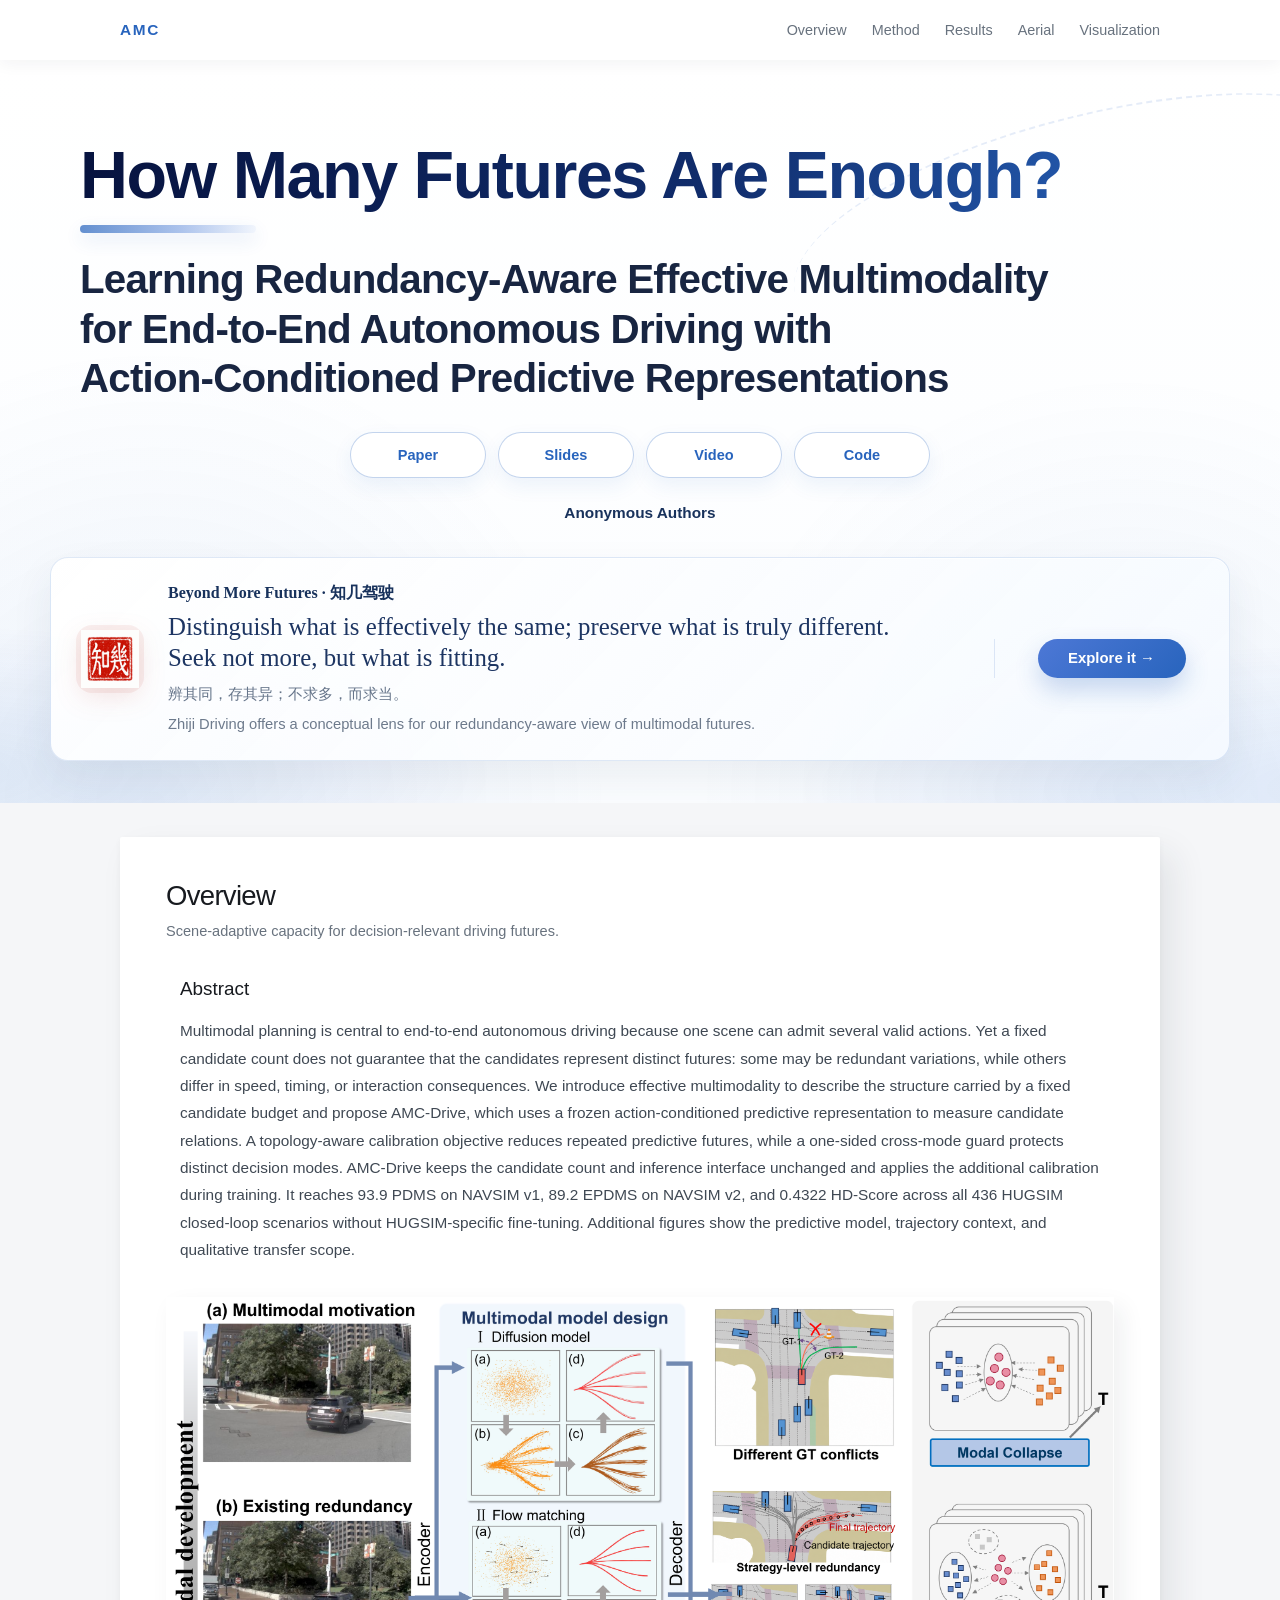
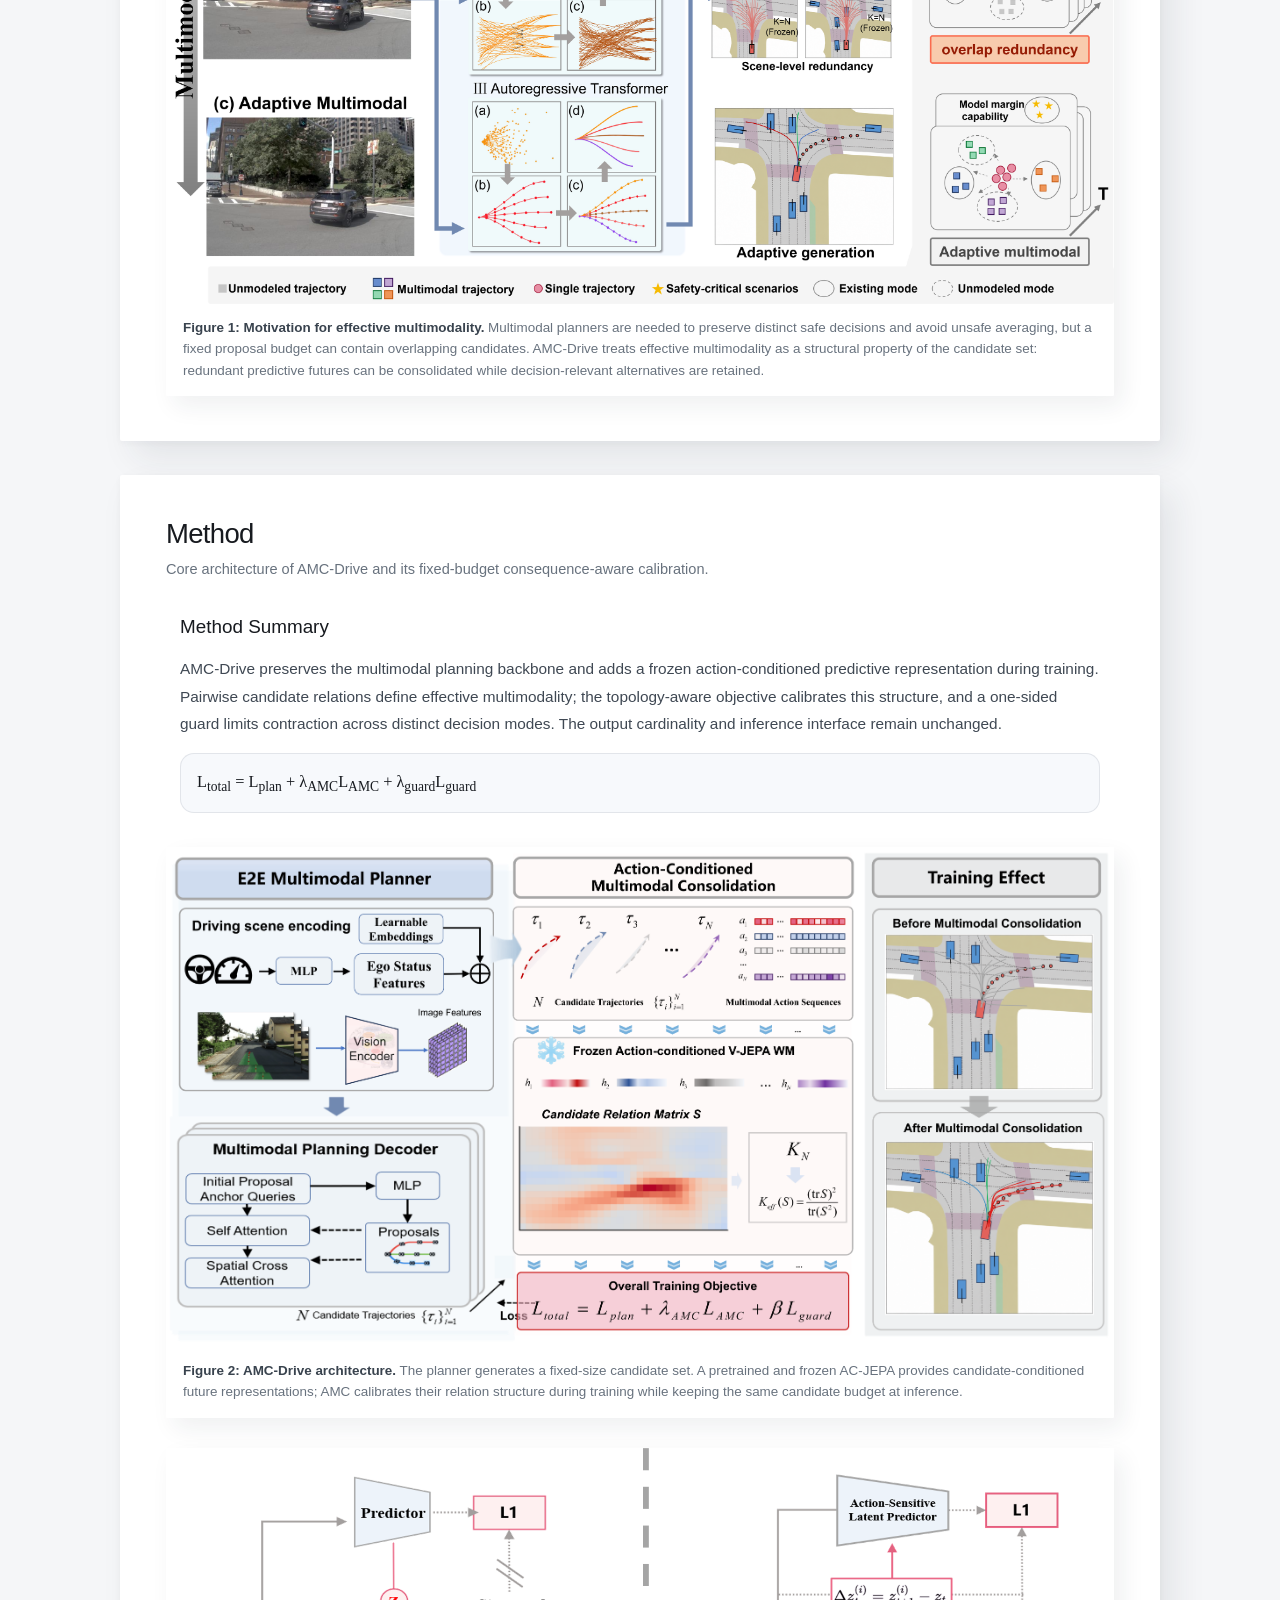
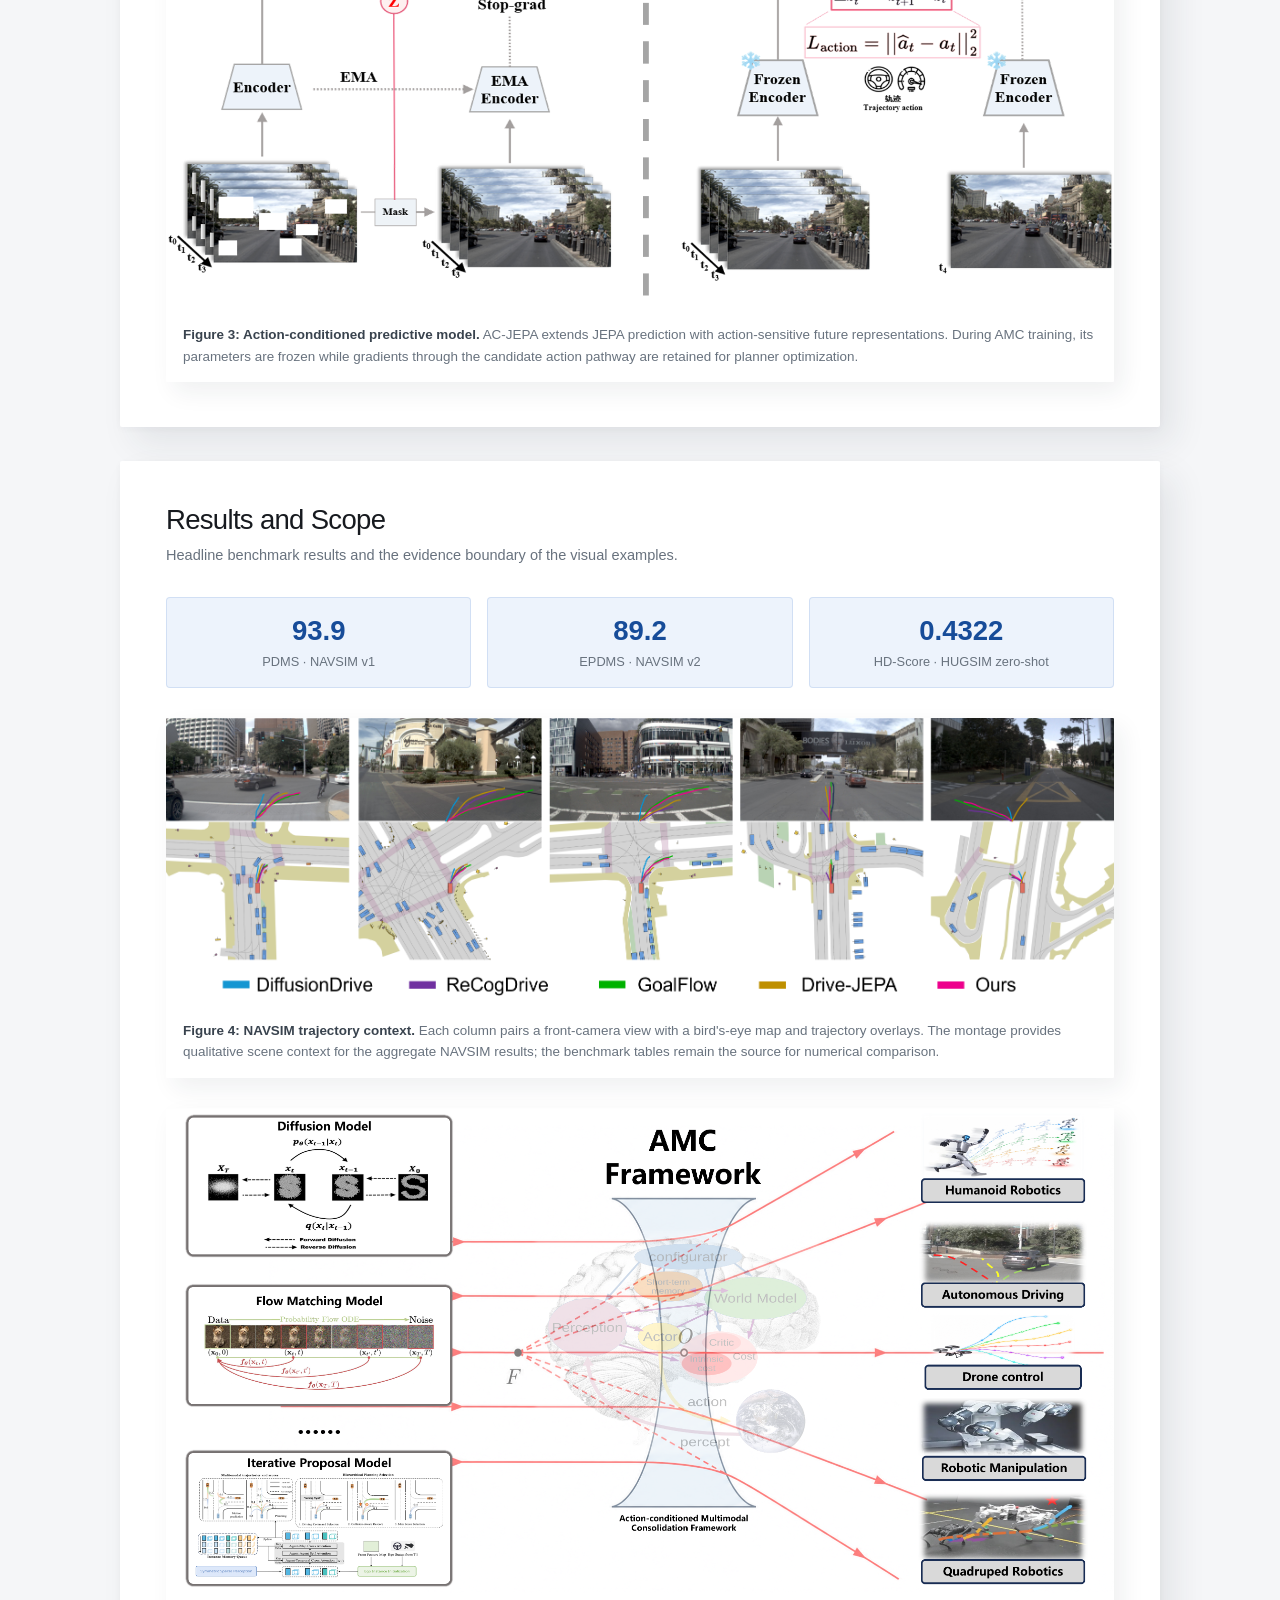
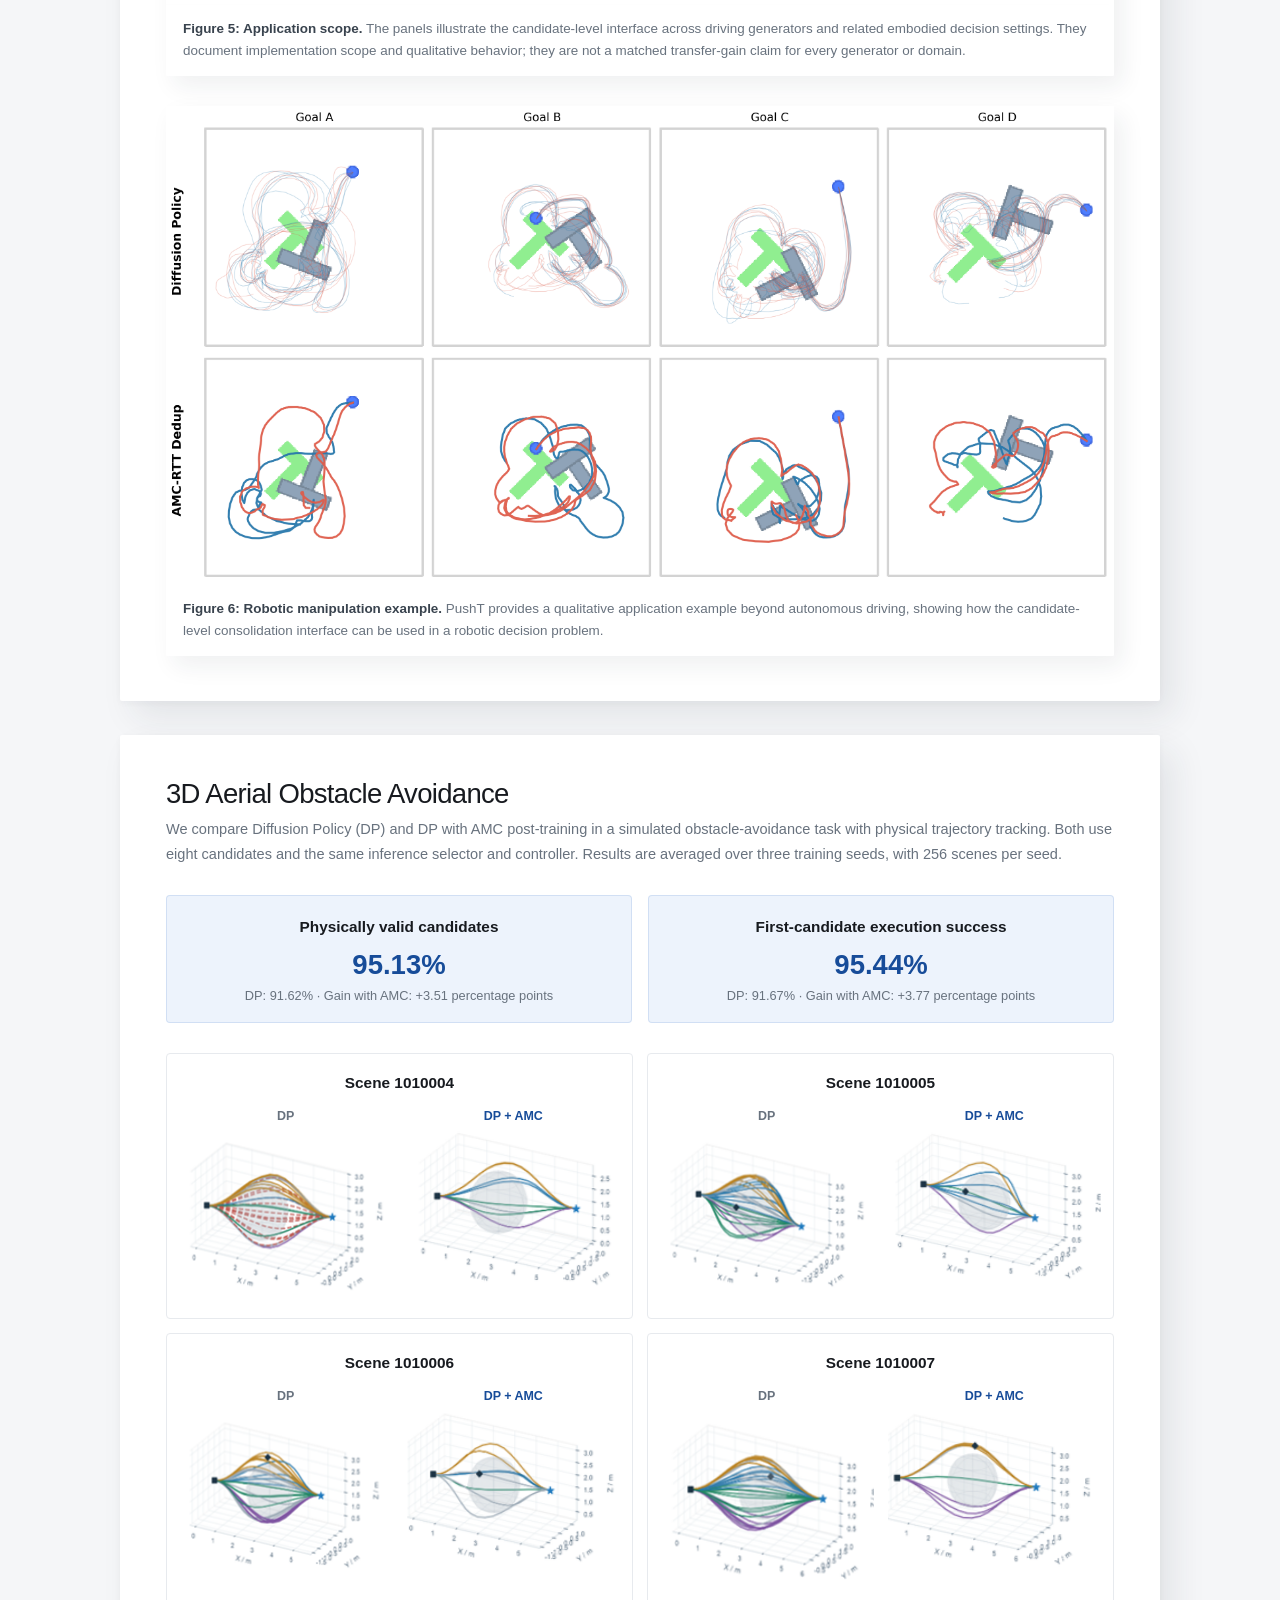
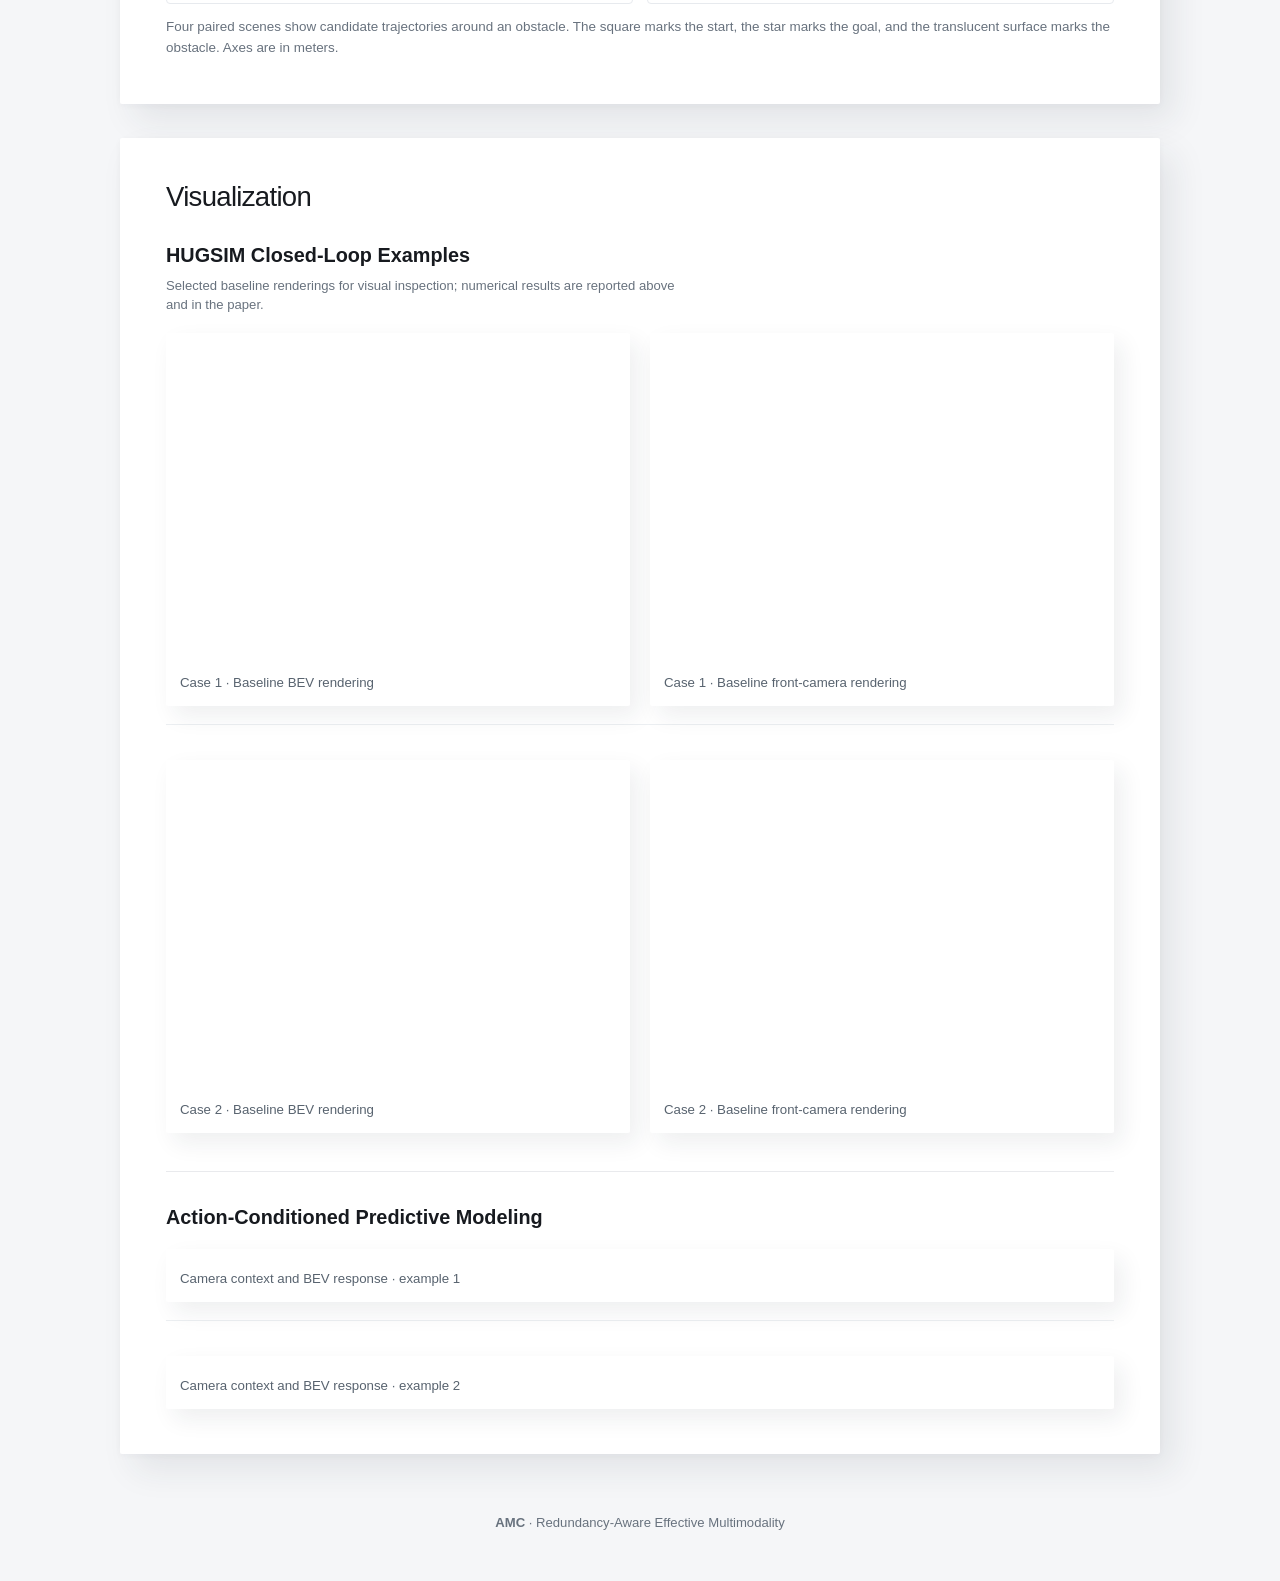
<file: docs/index.html>
<!doctype html>
<html lang="en">
<head>
  <meta charset="utf-8">
  <meta name="viewport" content="width=device-width, initial-scale=1">
  <meta name="description" content="AMC: Learning redundancy-aware effective multimodality for end-to-end autonomous driving with action-conditioned predictive representations.">
  <meta name="theme-color" content="#f5f6f8">
  <title>AMC | Redundancy-Aware Effective Multimodality</title>
  <link rel="icon" href="./assets/images/favicon.svg" type="image/svg+xml">
  <link rel="stylesheet" href="./assets/css/style.css?v=20260715-5">
  <style>
    .method-summary p { margin-bottom: 0.9rem; }
    .formula-box {
      margin-top: 1rem;
      padding: 0.9rem 1rem;
      border-radius: 14px;
      border: 1px solid rgba(40, 55, 80, 0.10);
      background: #f7f9fc;
      font-size: 1.02rem;
      line-height: 1.5;
      overflow-x: auto;
    }
    .formula-box code {
      font-family: "Times New Roman", Georgia, serif;
      font-size: 1.02rem;
      white-space: nowrap;
    }

    /* Visualization layout */
    .visualization-subsection {
      margin-top: 1.25rem;
    }

    .visualization-subsection + .visualization-subsection {
      margin-top: 2.4rem;
      padding-top: 2rem;
      border-top: 1px solid rgba(40, 55, 80, 0.10);
    }

    .visualization-subsection-heading {
      margin-bottom: 1.1rem;
    }

    .visualization-subsection-heading h3 {
      margin: 0;
      font-size: 1.24rem;
      font-weight: 700;
      line-height: 1.35;
    }

    .visualization-subsection .demo-category {
      margin-top: 1.1rem;
    }

    .visualization-subsection .demo-item {
      display: flex;
      flex-direction: column;
      min-width: 0;
    }

    /* HUGSIM pairs: BEV and front camera keep the same displayed height. */
    .hugsim-visualization .demo-item img {
      display: block;
      width: 100%;
      height: clamp(230px, 28vw, 320px);
      object-fit: contain;
      object-position: center;
      background: #ffffff;
    }

    /* World-model GIFs: one wide visualization per row, preserving aspect ratio. */
    .world-model-visualization .demo-grid {
      grid-template-columns: 1fr;
    }

    .world-model-visualization .demo-item img {
      display: block;
      width: 100%;
      height: auto;
      max-height: 560px;
      object-fit: contain;
      object-position: center;
      background: #ffffff;
    }

    @media (max-width: 720px) {
      .hugsim-visualization .demo-item img {
        height: 250px;
      }

      .world-model-visualization .demo-item img {
        max-height: none;
      }
    }
  </style>
</head>
<body>
  <header class="site-header">
    <div class="nav-container">
      <a class="brand" href="#top" aria-label="Back to top">AMC</a>
      <nav class="nav-links" aria-label="Page navigation">
        <a href="#overview">Overview</a>
        <a href="#method">Method</a>
        <a href="#results">Results</a>
        <a href="#aerial">Aerial</a>
        <a href="#demos">Visualization</a>
      </nav>
    </div>
  </header>

  <main id="top">
    <section class="hero-panel">
      <div class="hero-inner">
        <h1 class="hero-title">
          <span class="hero-question">How Many Futures Are Enough?</span>
          <span class="hero-title-main">
            Learning Redundancy-Aware Effective Multimodality<br>
            for End-to-End Autonomous Driving with<br>
            Action-Conditioned Predictive Representations
          </span>
        </h1>
        <div class="resource-buttons" aria-label="Project resources">
          <a class="resource-button" href="./assets/paper/main.pdf" target="_blank" rel="noopener">Paper</a>
          <a class="resource-button" href="./assets/slides.pdf" target="_blank" rel="noopener">Slides</a>
          <details class="video-menu">
            <summary class="resource-button video-menu-toggle">Video</summary>
            <div class="video-menu-options" aria-label="Video language options">
              <a href="./video.html?lang=zh">Video · 中文</a>
              <a href="./video.html?lang=en">Video · English</a>
            </div>
          </details>
          <!-- Navigate in the current tab so the repository UI does not inherit the Pages sandbox. -->
          <a class="resource-button" href="https://anonymous.4open.science/r/AMC-Drive-1C39/README.md">Code</a>
        </div>
        <p class="authors">Anonymous Authors</p>

        <div class="concept-card" aria-labelledby="zhiji-concept-title">
          <div class="concept-seal" aria-hidden="true">
            <img src="./assets/zhiji/zhiji-seal.png" alt="">
          </div>
          <div class="concept-copy">
            <p class="concept-heading" id="zhiji-concept-title">Beyond More Futures · 知几驾驶</p>
            <p class="concept-quote">
              Distinguish what is effectively the same; preserve what is truly different.<br>
              Seek not more, but what is fitting.
            </p>
            <p class="concept-cn">辨其同，存其异；不求多，而求当。</p>
            <p class="concept-description">
              Zhiji Driving offers a conceptual lens for our redundancy-aware view of multimodal futures.
            </p>
          </div>
          <div class="concept-action">
            <a class="concept-button" href="./zhiji.html" target="_blank" rel="noopener">Explore it →</a>
          </div>
        </div>
      </div>
    </section>

    <div class="page-container">
      <section class="content-panel" id="overview">
        <div class="section-heading">
          <h2>Overview</h2>
          <p>Scene-adaptive capacity for decision-relevant driving futures.</p>
        </div>
        <div class="abstract-block">
          <h3>Abstract</h3>
          <p>
            Multimodal planning is central to end-to-end autonomous driving
            because one scene can admit several valid actions. Yet a fixed
            candidate count does not guarantee that the candidates represent
            distinct futures: some may be redundant variations, while others
            differ in speed, timing, or interaction consequences. We introduce
            effective multimodality to describe the structure carried by a
            fixed candidate budget and propose AMC-Drive, which uses a frozen
            action-conditioned predictive representation to measure candidate
            relations. A topology-aware calibration objective reduces repeated
            predictive futures, while a one-sided cross-mode guard protects
            distinct decision modes. AMC-Drive keeps the candidate count and
            inference interface unchanged and applies the additional
            calibration during training. It reaches 93.9 PDMS on NAVSIM v1,
            89.2 EPDMS on NAVSIM v2, and 0.4322 HD-Score across all 436 HUGSIM
            closed-loop scenarios without HUGSIM-specific fine-tuning.
            Additional figures show the predictive model, trajectory context,
            and qualitative transfer scope.
        </p>
      </div>
      <figure class="main-figure">
        <img src="./assets/figures/effective_multimodality_motivation.png" alt="Motivation for effective multimodality">
        <figcaption>
          <strong>Figure 1: Motivation for effective multimodality.</strong>
          Multimodal planners are needed to preserve distinct safe decisions
          and avoid unsafe averaging, but a fixed proposal budget can contain
          overlapping candidates. AMC-Drive treats effective multimodality as
          a structural property of the candidate set: redundant predictive
          futures can be consolidated while decision-relevant alternatives are
          retained.
        </figcaption>
      </figure>
    </section>

      <section class="content-panel" id="method">
      <div class="section-heading">
        <h2>Method</h2>
        <p>Core architecture of AMC-Drive and its fixed-budget consequence-aware calibration.</p>
      </div>
      <div class="abstract-block method-summary">
        <h3>Method Summary</h3>
        <p>
          AMC-Drive preserves the multimodal planning backbone and adds a
          frozen action-conditioned predictive representation during training.
          Pairwise candidate relations define effective multimodality; the
          topology-aware objective calibrates this structure, and a one-sided
          guard limits contraction across distinct decision modes. The output
          cardinality and inference interface remain unchanged.
        </p>
        <div class="formula-box">
          <code>L<sub>total</sub> = L<sub>plan</sub> + λ<sub>AMC</sub>L<sub>AMC</sub> + λ<sub>guard</sub>L<sub>guard</sub></code>
        </div>
      </div>
      <figure class="main-figure">
        <img src="./assets/figures/amc_drive_method_architecture.png" alt="AMC-Drive method architecture">
        <figcaption>
          <strong>Figure 2: AMC-Drive architecture.</strong>
          The planner generates a fixed-size candidate set. A pretrained and
          frozen AC-JEPA provides candidate-conditioned future representations;
          AMC calibrates their relation structure during training while keeping
          the same candidate budget at inference.
        </figcaption>
      </figure>
      <figure class="main-figure">
        <img src="./assets/figures/2_AC_JEPA.png" alt="Action-conditioned predictive model">
        <figcaption>
          <strong>Figure 3: Action-conditioned predictive model.</strong>
          AC-JEPA extends JEPA prediction with action-sensitive future
          representations. During AMC training, its parameters are frozen while
          gradients through the candidate action pathway are retained for
          planner optimization.
        </figcaption>
      </figure>
    </section>

      <section class="content-panel" id="results">
      <div class="section-heading">
        <h2>Results and Scope</h2>
        <p>Headline benchmark results and the evidence boundary of the visual examples.</p>
      </div>
      <div class="result-cards" aria-label="Headline results">
        <div class="result-card">
          <strong>93.9</strong>
          <span>PDMS · NAVSIM v1</span>
        </div>
        <div class="result-card">
          <strong>89.2</strong>
          <span>EPDMS · NAVSIM v2</span>
        </div>
        <div class="result-card">
          <strong>0.4322</strong>
          <span>HD-Score · HUGSIM zero-shot</span>
        </div>
      </div>
      <figure class="main-figure">
        <img src="./assets/figures/3_performance.png" alt="NAVSIM trajectory context comparison">
        <figcaption>
          <strong>Figure 4: NAVSIM trajectory context.</strong>
          Each column pairs a front-camera view with a bird's-eye map and
          trajectory overlays. The montage provides qualitative scene context
          for the aggregate NAVSIM results; the benchmark tables remain the
          source for numerical comparison.
        </figcaption>
      </figure>
      <figure class="main-figure">
        <img src="./assets/figures/5_feture_applications.png" alt="Cross-generator and cross-domain application scope">
        <figcaption>
          <strong>Figure 5: Application scope.</strong>
          The panels illustrate the candidate-level interface across driving
          generators and related embodied decision settings. They document
          implementation scope and qualitative behavior; they are not a
          matched transfer-gain claim for every generator or domain.
        </figcaption>
      </figure>
      <figure class="main-figure">
        <img src="./assets/figures/4_application_in_robo.png" alt="AMC application in robotic manipulation">
        <figcaption>
          <strong>Figure 6: Robotic manipulation example.</strong>
          PushT provides a qualitative application example beyond autonomous
          driving, showing how the candidate-level consolidation interface can
          be used in a robotic decision problem.
        </figcaption>
      </figure>
    </section>

    <section class="content-panel" id="aerial" aria-labelledby="aerial-title">
      <div class="section-heading">
        <h2 id="aerial-title">3D Aerial Obstacle Avoidance</h2>
        <p>We compare Diffusion Policy (DP) and DP with AMC post-training in a
          simulated obstacle-avoidance task with physical trajectory tracking.
          Both use eight candidates and the same inference selector and controller.
          Results are averaged over three training seeds, with 256 scenes per seed.</p>
      </div>

      <div class="result-cards aerial-results">
        <div class="result-card">
          <h3>Physically valid candidates</h3>
          <strong>95.13%</strong>
          <span>DP: 91.62% · Gain with AMC: +3.51 percentage points</span>
        </div>
        <div class="result-card">
          <h3>First-candidate execution success</h3>
          <strong>95.44%</strong>
          <span>DP: 91.67% · Gain with AMC: +3.77 percentage points</span>
        </div>
      </div>

      <figure class="aerial-comparison">
        <div class="aerial-scenes">
          <div class="aerial-scene">
            <h3>Scene 1010004</h3>
            <div class="aerial-pair">
              <div>
                <p>DP</p>
                <div class="aerial-plot" style="--x: 24; --w: 209">
                  <img src="./assets/figures/aerial_trajectories.png" alt="DP trajectories in scene 1010004" loading="lazy">
                </div>
              </div>
              <div>
                <p>DP + AMC</p>
                <div class="aerial-plot aerial-plot-amc" style="--x: 40; --w: 186">
                  <img src="./assets/figures/aerial_trajectories.png" alt="DP with AMC trajectories in scene 1010004" loading="lazy">
                </div>
              </div>
            </div>
          </div>
          <div class="aerial-scene">
            <h3>Scene 1010005</h3>
            <div class="aerial-pair">
              <div>
                <p>DP</p>
                <div class="aerial-plot" style="--x: 244; --w: 210">
                  <img src="./assets/figures/aerial_trajectories.png" alt="DP trajectories in scene 1010005" loading="lazy">
                </div>
              </div>
              <div>
                <p>DP + AMC</p>
                <div class="aerial-plot aerial-plot-amc" style="--x: 257; --w: 192">
                  <img src="./assets/figures/aerial_trajectories.png" alt="DP with AMC trajectories in scene 1010005" loading="lazy">
                </div>
              </div>
            </div>
          </div>
          <div class="aerial-scene">
            <h3>Scene 1010006</h3>
            <div class="aerial-pair">
              <div>
                <p>DP</p>
                <div class="aerial-plot" style="--x: 464; --w: 212">
                  <img src="./assets/figures/aerial_trajectories.png" alt="DP trajectories in scene 1010006" loading="lazy">
                </div>
              </div>
              <div>
                <p>DP + AMC</p>
                <div class="aerial-plot aerial-plot-amc" style="--x: 478; --w: 191">
                  <img src="./assets/figures/aerial_trajectories.png" alt="DP with AMC trajectories in scene 1010006" loading="lazy">
                </div>
              </div>
            </div>
          </div>
          <div class="aerial-scene">
            <h3>Scene 1010007</h3>
            <div class="aerial-pair">
              <div>
                <p>DP</p>
                <div class="aerial-plot" style="--x: 682; --w: 197">
                  <img src="./assets/figures/aerial_trajectories.png" alt="DP trajectories in scene 1010007" loading="lazy">
                </div>
              </div>
              <div>
                <p>DP + AMC</p>
                <div class="aerial-plot aerial-plot-amc" style="--x: 699; --w: 187">
                  <img src="./assets/figures/aerial_trajectories.png" alt="DP with AMC trajectories in scene 1010007" loading="lazy">
                </div>
              </div>
            </div>
          </div>
        </div>
        <figcaption>Four paired scenes show candidate trajectories around an obstacle.
          The square marks the start, the star marks the goal, and the translucent
          surface marks the obstacle. Axes are in meters.</figcaption>
      </figure>
    </section>

      <section class="content-panel" id="demos">
      <div class="section-heading">
        <h2>Visualization</h2>
      </div>

      <div class="visualization-subsection hugsim-visualization">
        <div class="visualization-subsection-heading">
          <h3>HUGSIM Closed-Loop Examples</h3>
          <p class="visualization-note">Selected baseline renderings for visual inspection; numerical results are reported above and in the paper.</p>
        </div>

        <div class="demo-category">
          <div class="demo-grid">
            <figure class="demo-item">
              <img src="./assets/gifs/case01_baseline_bev.gif" alt="Case 1 baseline BEV" loading="lazy">
              <figcaption>Case 1 · Baseline BEV rendering</figcaption>
            </figure>
            <figure class="demo-item">
              <img src="./assets/gifs/case01_baseline_front.gif" alt="Case 1 baseline front view" loading="lazy">
              <figcaption>Case 1 · Baseline front-camera rendering</figcaption>
            </figure>
          </div>
        </div>

        <div class="demo-category">
          <div class="demo-grid">
            <figure class="demo-item">
              <img src="./assets/gifs/case02_baseline_bev.gif" alt="Case 2 baseline BEV" loading="lazy">
              <figcaption>Case 2 · Baseline BEV rendering</figcaption>
            </figure>
            <figure class="demo-item">
              <img src="./assets/gifs/case02_baseline_front.gif" alt="Case 2 baseline front view" loading="lazy">
              <figcaption>Case 2 · Baseline front-camera rendering</figcaption>
            </figure>
          </div>
        </div>
      </div>

      <div class="visualization-subsection world-model-visualization">
        <div class="visualization-subsection-heading">
          <h3>Action-Conditioned Predictive Modeling</h3>
        </div>

        <div class="demo-category">
          <div class="demo-grid">
            <figure class="demo-item">
              <img src="./assets/gifs/action_conditioned_world_model_01.gif" alt="Action-conditioned world model training visualization 01" loading="lazy">
              <figcaption>Camera context and BEV response · example 1</figcaption>
            </figure>
          </div>
        </div>

        <div class="demo-category">
          <div class="demo-grid">
            <figure class="demo-item">
              <img src="./assets/gifs/action_conditioned_world_model_02.gif" alt="Action-conditioned world model training visualization 02" loading="lazy">
              <figcaption>Camera context and BEV response · example 2</figcaption>
            </figure>
          </div>
        </div>
      </div>
      </section>
    </div>
  </main>

  <footer class="footer">
    <p><strong>AMC</strong> · Redundancy-Aware Effective Multimodality</p>
  </footer>
</body>
</html>
</file>
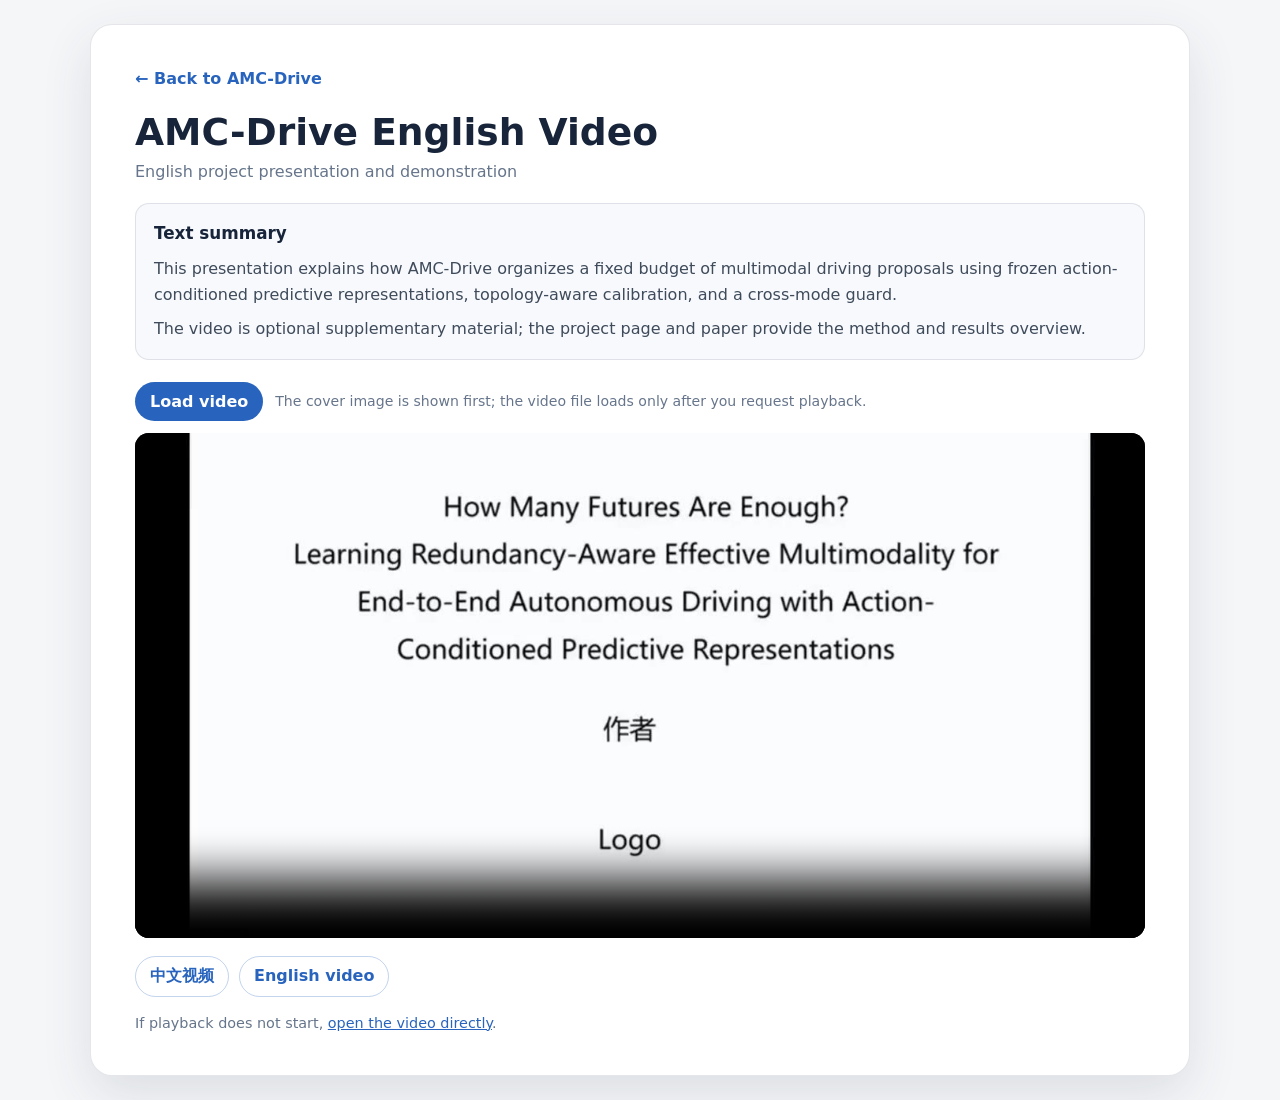
<file: docs/video.html>
<!doctype html>
<html lang="en">
<head>
  <meta charset="utf-8">
  <meta name="viewport" content="width=device-width, initial-scale=1">
  <meta name="description" content="AMC-Drive project videos">
  <title>AMC-Drive Videos</title>
  <style>
    :root {
      color-scheme: light;
      font-family: system-ui, -apple-system, BlinkMacSystemFont, "Segoe UI", sans-serif;
      color: #17243a;
      background: #f5f6f8;
    }
    body {
      margin: 0;
      min-height: 100vh;
      display: grid;
      place-items: center;
      padding: 24px;
      box-sizing: border-box;
    }
    .video-page {
      width: min(1100px, 100%);
      padding: clamp(22px, 4vw, 44px);
      border: 1px solid rgba(40, 55, 80, 0.12);
      border-radius: 22px;
      background: #ffffff;
      box-shadow: 0 18px 50px rgba(40, 55, 80, 0.12);
      box-sizing: border-box;
    }
    .back-link {
      color: #2864bd;
      font-weight: 700;
      text-decoration: none;
    }
    h1 {
      margin: 22px 0 8px;
      font-size: clamp(1.55rem, 3vw, 2.35rem);
    }
    .subtitle {
      margin: 0 0 22px;
      color: #66758b;
    }
    .text-summary {
      margin: 0 0 22px;
      padding: 16px 18px;
      border: 1px solid rgba(40, 55, 80, 0.12);
      border-radius: 14px;
      background: #f7f9fc;
      color: #3f4b5b;
      line-height: 1.65;
    }
    .text-summary h2 {
      margin: 0 0 8px;
      color: #17243a;
      font-size: 1.05rem;
    }
    .text-summary p { margin: 0 0 8px; }
    .text-summary p:last-child { margin-bottom: 0; }
    .video-load-row {
      display: flex;
      flex-wrap: wrap;
      align-items: center;
      gap: 12px;
      margin: 0 0 12px;
    }
    .load-video-button {
      padding: 10px 15px;
      border: 0;
      border-radius: 999px;
      background: #2864bd;
      color: #fff;
      font: inherit;
      font-weight: 700;
      cursor: pointer;
    }
    .load-video-button:hover,
    .load-video-button:focus-visible { background: #174c99; }
    .video-note {
      margin: 0;
      color: #66758b;
      font-size: 0.88rem;
    }
    video {
      display: block;
      width: 100%;
      max-height: 72vh;
      border-radius: 14px;
      background: #0d1524;
    }
    .language-links {
      display: flex;
      flex-wrap: wrap;
      gap: 10px;
      margin-top: 18px;
    }
    .language-links a {
      padding: 9px 14px;
      border: 1px solid rgba(40, 100, 189, 0.28);
      border-radius: 999px;
      color: #2864bd;
      font-weight: 700;
      text-decoration: none;
    }
    .language-links a:hover,
    .language-links a:focus-visible {
      background: rgba(40, 100, 189, 0.08);
    }
    .fallback {
      margin: 18px 0 0;
      color: #66758b;
      font-size: 0.9rem;
    }
    .fallback a { color: #2864bd; }
  </style>
</head>
<body>
  <main class="video-page">
    <a class="back-link" href="./index.html">← Back to AMC-Drive</a>
    <h1 id="video-title">AMC-Drive Video</h1>
    <p class="subtitle" id="video-subtitle">Select a language to play the project video.</p>
    <section class="text-summary" aria-labelledby="summary-title">
      <h2 id="summary-title">Text summary</h2>
      <p id="video-summary"></p>
      <p id="video-summary-note"></p>
    </section>
    <div class="video-load-row">
      <button class="load-video-button" id="load-video" type="button">Load video</button>
      <p class="video-note">The cover image is shown first; the video file loads only after you request playback.</p>
    </div>
    <video id="project-video" controls playsinline preload="none" poster="./assets/gifs/project_video_poster.jpg">
      <p>Your browser does not support HTML5 video.</p>
    </video>
    <nav class="language-links" aria-label="Video language options">
      <a href="./video.html?lang=zh">中文视频</a>
      <a href="./video.html?lang=en">English video</a>
    </nav>
    <p class="fallback">If playback does not start, <a id="fallback-link" href="">open the video directly</a>.</p>
  </main>
  <script>
    const videos = {
      zh: {
        title: 'AMC-Drive 中文视频',
        subtitle: '中文讲解与项目演示',
        src: './assets/gifs/project_video_zh_web.mp4',
        summary: '本视频介绍 AMC-Drive 如何利用冻结的动作条件预测表征、拓扑感知校准和跨模态防护机制，组织固定预算下的多模态驾驶候选。',
        note: '视频是可选补充材料；页面正文和论文已提供方法与结果概览。'
      },
      en: {
        title: 'AMC-Drive English Video',
        subtitle: 'English project presentation and demonstration',
        src: './assets/gifs/project_video_en_web.mp4',
        summary: 'This presentation explains how AMC-Drive organizes a fixed budget of multimodal driving proposals using frozen action-conditioned predictive representations, topology-aware calibration, and a cross-mode guard.',
        note: 'The video is optional supplementary material; the project page and paper provide the method and results overview.'
      }
    };
    const key = new URLSearchParams(window.location.search).get('lang') === 'zh' ? 'zh' : 'en';
    const video = videos[key];
    document.documentElement.lang = key === 'zh' ? 'zh-CN' : 'en';
    document.title = video.title;
    document.getElementById('video-title').textContent = video.title;
    document.getElementById('video-subtitle').textContent = video.subtitle;
    document.getElementById('video-summary').textContent = video.summary;
    document.getElementById('video-summary-note').textContent = video.note;
    const player = document.getElementById('project-video');
    const loadButton = document.getElementById('load-video');
    loadButton.addEventListener('click', () => {
      if (!player.querySelector('source')) {
        player.insertAdjacentHTML('beforeend', `<source src="${video.src}" type="video/mp4">`);
      }
      loadButton.hidden = true;
      player.load();
      player.play().catch(() => {});
    });
    document.getElementById('fallback-link').href = video.src;
  </script>
</body>
</html>
</file>
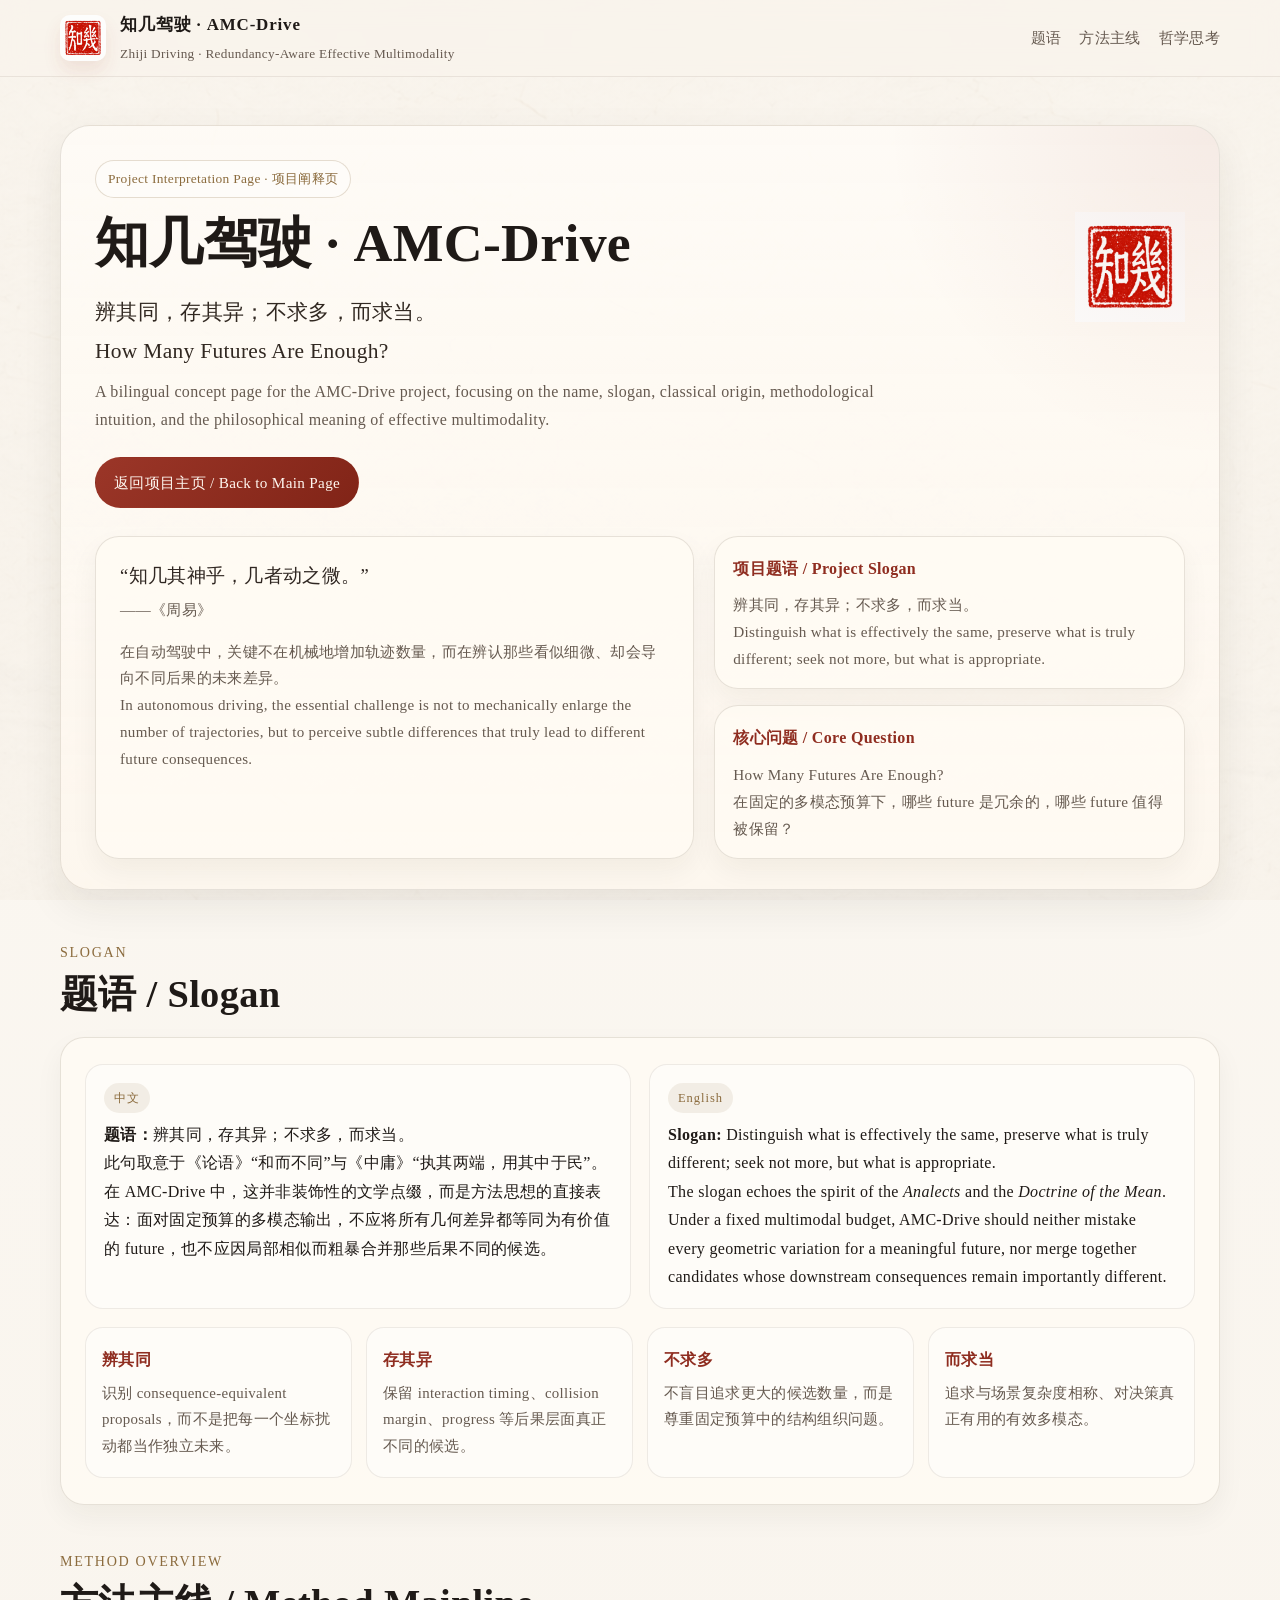
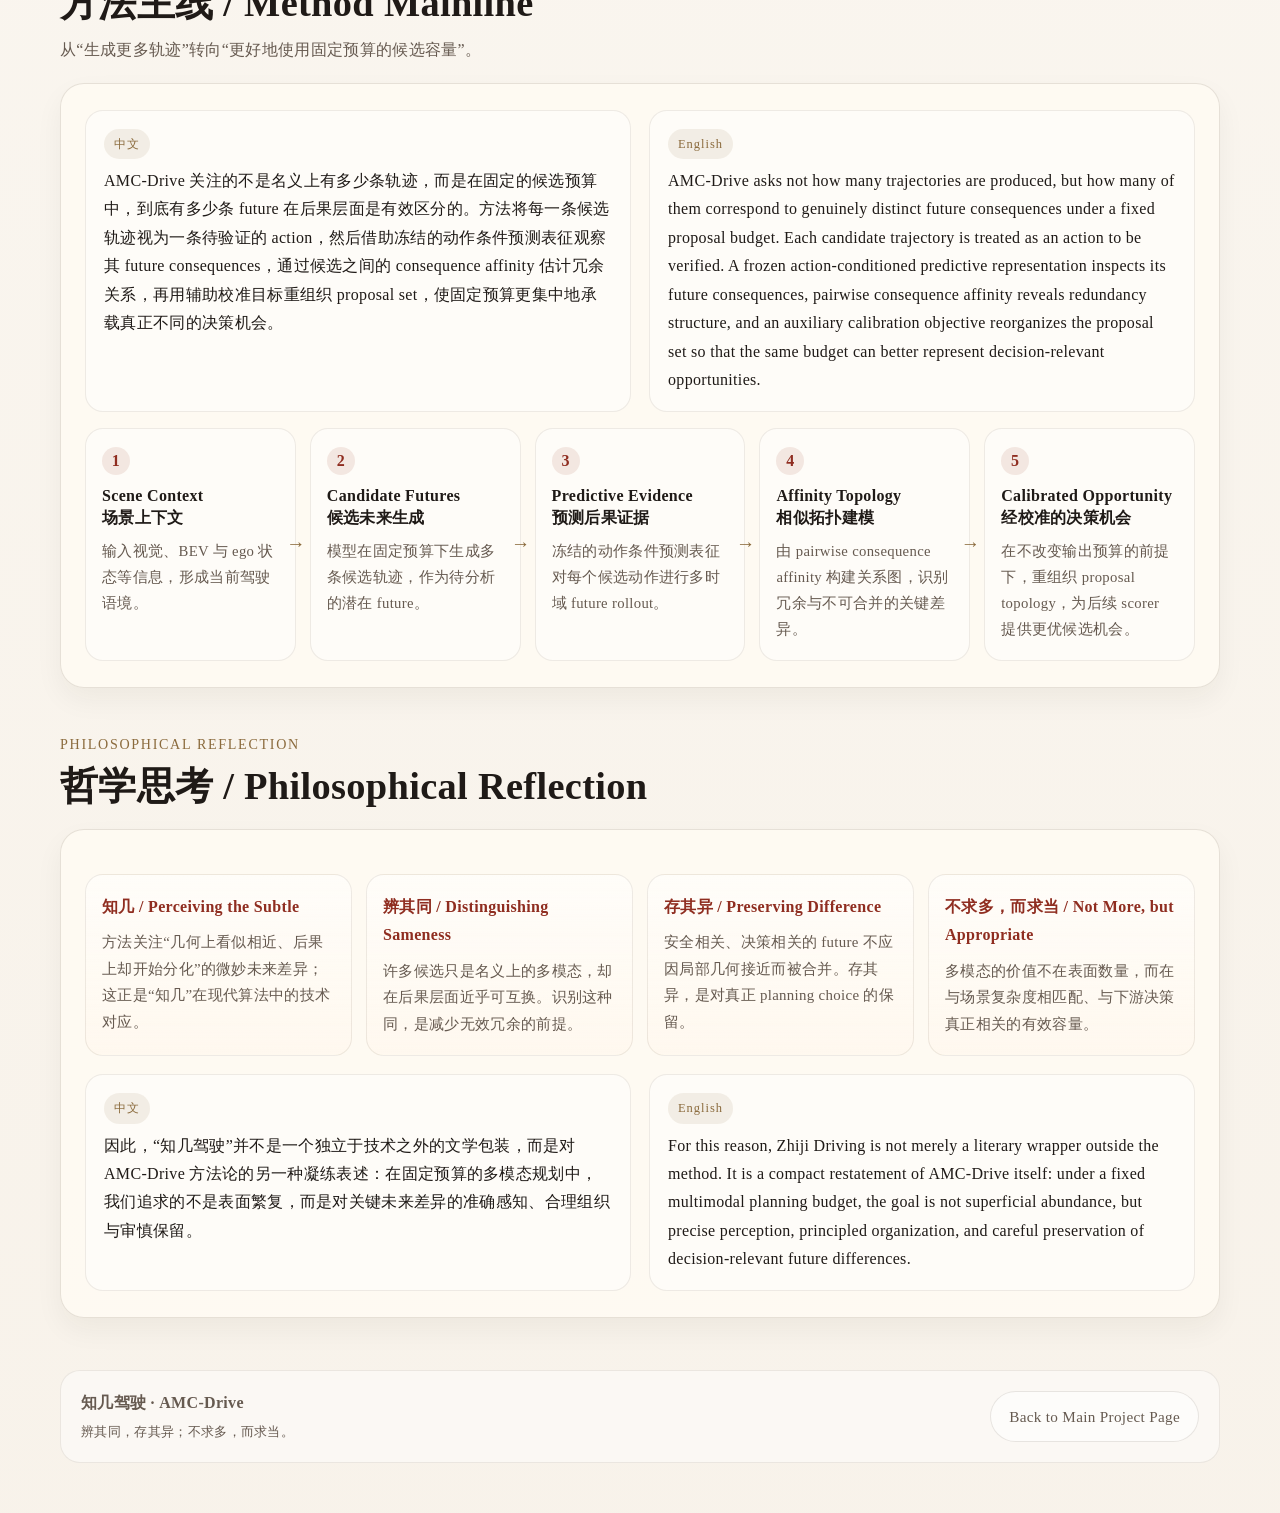
<file: docs/zhiji.html>
<!doctype html>
<html lang="zh-CN">
<head>
  <meta charset="utf-8">
  <meta name="viewport" content="width=device-width, initial-scale=1">
  <meta name="description" content="Zhiji Driving · AMC-Drive — name, slogan, origin, and philosophical interpretation.">
  <title>知几驾驶 · AMC-Drive</title>
  <style>
    :root {
      --ink: #1f1a17;
      --muted: #665a50;
      --gold: #8b6b3d;
      --red: #8f2d20;
      --line: rgba(89, 71, 55, 0.14);
      --paper: rgba(255, 251, 244, 0.78);
      --paper-strong: rgba(255, 250, 242, 0.88);
      --shadow: 0 16px 40px rgba(44, 32, 23, 0.08);
      --radius: 24px;
      --maxw: 1160px;
    }

    * { box-sizing: border-box; }
    html { scroll-behavior: smooth; }
    body {
      margin: 0;
      color: var(--ink);
      line-height: 1.78;
      letter-spacing: 0.02em;
      font-family: "Noto Serif SC", "Source Han Serif SC", "Songti SC", "STSong", Georgia, serif;
      background:
        linear-gradient(rgba(250,246,239,0.78), rgba(247,241,232,0.90)),
        url('./assets/zhiji/shanshui-paper-bg.png') center top / cover no-repeat fixed;
    }

    a { color: inherit; text-decoration: none; }
    .container { width: min(calc(100% - 32px), var(--maxw)); margin: 0 auto; }

    .site-header {
      position: sticky; top: 0; z-index: 20;
      backdrop-filter: blur(12px);
      background: rgba(249,244,236,0.84);
      border-bottom: 1px solid rgba(89,71,55,0.10);
    }

    .site-header-inner {
      min-height: 76px; display: flex; align-items: center; justify-content: space-between; gap: 18px;
    }

    .brand-wrap { display: flex; align-items: center; gap: 14px; }
    .brand-wrap img { width: 46px; height: 46px; object-fit: contain; border-radius: 10px; box-shadow: 0 10px 18px rgba(143,45,32,0.10); }
    .brand-title { display: flex; flex-direction: column; gap: 2px; }
    .brand-title strong { font-size: 1.06rem; letter-spacing: 0.05em; }
    .brand-title span { font-size: 0.83rem; color: var(--muted); }

    .nav-links { display: flex; align-items: center; gap: 18px; flex-wrap: wrap; color: var(--muted); font-size: 0.95rem; }
    .nav-links a:hover { color: var(--red); }

    .hero { padding: 48px 0 28px; }
    .hero-card {
      padding: 34px 34px 30px;
      border-radius: 30px;
      background: linear-gradient(180deg, rgba(255,252,247,0.82), rgba(255,248,239,0.74));
      border: 1px solid var(--line);
      box-shadow: var(--shadow);
      overflow: hidden;
      position: relative;
    }
    .hero-card::before {
      content: ""; position: absolute; inset: 0; pointer-events: none;
      background: radial-gradient(circle at top right, rgba(143,45,32,0.08), transparent 24%);
    }
    .kicker {
      display: inline-block; margin-bottom: 14px; padding: 6px 12px; border-radius: 999px;
      border: 1px solid rgba(139,107,61,0.22); background: rgba(255,255,255,0.40); color: var(--gold); font-size: 0.84rem;
    }
    .hero-head {
      display: flex; align-items: flex-start; justify-content: space-between; gap: 22px;
    }
    .hero-head img { width: 110px; max-width: 24vw; object-fit: contain; }
    h1 { margin: 0; font-size: clamp(2rem, 4.2vw, 3.65rem); line-height: 1.18; }
    .hero-subtitle-cn { margin: 18px 0 8px; font-size: clamp(1.12rem, 2.2vw, 1.34rem); color: #312821; }
    .hero-subtitle-en { margin: 0; max-width: 840px; color: var(--muted); font-size: 1rem; }
    .hero-buttons { margin-top: 22px; display: flex; flex-wrap: wrap; gap: 12px; }
    .btn {
      display: inline-flex; align-items: center; justify-content: center; padding: 11px 18px; border-radius: 999px;
      border: 1px solid rgba(89,71,55,0.13); background: rgba(255,255,255,0.50); transition: .18s ease;
      font-size: 0.95rem;
    }
    .btn:hover { transform: translateY(-1px); box-shadow: 0 10px 20px rgba(44,32,23,0.08); border-color: rgba(143,45,32,0.24); }
    .btn-primary { color: #fff7f0; background: linear-gradient(135deg, #9b3628, #812417); border-color: transparent; }

    .hero-grid { margin-top: 28px; display: grid; grid-template-columns: 1.12fr 0.88fr; gap: 20px; }
    .quote-card, .mini-card, .panel {
      background: var(--paper); border: 1px solid var(--line); border-radius: var(--radius); box-shadow: 0 12px 28px rgba(44,32,23,0.05);
    }
    .quote-card { padding: 22px 24px 18px; }
    .quote-card blockquote { margin: 0; font-size: 1.16rem; color: #302722; }
    .quote-source { margin-top: 14px; font-size: 0.94rem; color: var(--muted); }
    .mini-grid { display: grid; gap: 16px; }
    .mini-card { padding: 18px 18px 16px; }
    .mini-card h3 { margin: 0 0 8px; color: var(--red); font-size: 1rem; }
    .mini-card p { margin: 0; color: var(--muted); font-size: 0.95rem; }

    .section { padding: 22px 0; }
    .section-heading { margin-bottom: 18px; }
    .section-label { font-size: 0.88rem; letter-spacing: 0.12em; text-transform: uppercase; color: var(--gold); margin-bottom: 6px; }
    .section-heading h2 { margin: 0; font-size: clamp(1.68rem, 3vw, 2.45rem); line-height: 1.24; }
    .section-heading p { margin: 8px 0 0; color: var(--muted); }
    .panel { padding: 26px 24px; }

    .bilingual-grid { display: grid; gap: 18px; }
    .bilingual-row { display: grid; grid-template-columns: 1fr 1fr; gap: 18px; }
    .lang-card {
      padding: 18px 18px 16px; min-height: 100%; border-radius: 18px;
      background: rgba(255,255,255,0.46); border: 1px solid rgba(89,71,55,0.10);
    }
    .lang-tag {
      display: inline-block; margin-bottom: 8px; padding: 4px 10px; border-radius: 999px;
      font-size: 0.78rem; letter-spacing: 0.08em; background: rgba(139,107,61,0.10); color: var(--gold);
    }
    .lang-card p { margin: 0; }

    .insight-list { display: grid; grid-template-columns: repeat(4, 1fr); gap: 14px; margin-top: 18px; }
    .insight {
      padding: 18px 16px; border-radius: 18px; border: 1px solid rgba(89,71,55,0.10); background: rgba(255,255,255,0.45);
    }
    .insight strong { display: block; margin-bottom: 6px; color: var(--red); font-size: 1rem; }
    .insight span { display: block; color: var(--muted); font-size: 0.93rem; }

    .flow { display: grid; grid-template-columns: repeat(5, minmax(0,1fr)); gap: 14px; margin-top: 10px; }
    .flow-card {
      position: relative; min-height: 170px; padding: 18px 16px; border-radius: 18px;
      border: 1px solid rgba(89,71,55,0.10); background: rgba(255,255,255,0.46);
    }
    .flow-card:not(:last-child)::after {
      content: "→"; position: absolute; right: -11px; top: 50%; transform: translateY(-50%); color: var(--gold); font-size: 1.2rem; font-weight: 700;
    }
    .flow-index {
      display: inline-flex; align-items: center; justify-content: center; width: 28px; height: 28px; border-radius: 999px;
      background: rgba(143,45,32,0.10); color: var(--red); font-weight: 700; margin-bottom: 10px;
    }
    .flow-card h3 { margin: 0 0 8px; font-size: 1rem; line-height: 1.4; }
    .flow-card p { margin: 0; color: var(--muted); font-size: 0.92rem; }

    .philosophy-grid { display: grid; grid-template-columns: repeat(4,1fr); gap: 14px; margin-top: 18px; }
    .philo-card {
      padding: 18px 16px; border-radius: 18px; border: 1px solid rgba(89,71,55,0.10);
      background: linear-gradient(180deg, rgba(255,255,255,0.54), rgba(255,248,238,0.84));
    }
    .philo-card h3 { margin: 0 0 8px; color: var(--red); font-size: 1rem; }
    .philo-card p { margin: 0; color: var(--muted); font-size: 0.93rem; }

    .footer { padding: 30px 0 50px; color: var(--muted); }
    .footer-card {
      display: flex; justify-content: space-between; gap: 16px; align-items: center; flex-wrap: wrap;
      padding: 18px 20px; border-radius: 20px; border: 1px solid rgba(89,71,55,0.10); background: rgba(255,255,255,0.46);
    }
    .footer small { display: block; margin-top: 3px; }

    @media (max-width: 1024px) {
      .hero-grid, .bilingual-row, .insight-list, .philosophy-grid, .flow { grid-template-columns: 1fr; }
      .flow-card:not(:last-child)::after { content: "↓"; right: 50%; top: auto; bottom: -14px; transform: translateX(50%); }
    }
    @media (max-width: 720px) {
      .site-header-inner { padding: 12px 0; align-items: flex-start; }
      .hero-card { padding: 28px 22px 24px; }
      .hero-head { flex-direction: column; }
      .hero-head img { width: 92px; }
      .panel, .quote-card, .mini-card, .lang-card, .flow-card, .philo-card { padding: 16px; }
    }
  </style>
</head>
<body>
  <header class="site-header">
    <div class="container site-header-inner">
      <a class="brand-wrap" href="#top" aria-label="Back to top">
        <img src="./assets/zhiji/zhiji-seal.png" alt="Zhiji seal">
        <div class="brand-title">
          <strong>知几驾驶 · AMC-Drive</strong>
          <span>Zhiji Driving · Redundancy-Aware Effective Multimodality</span>
        </div>
      </a>
      <nav class="nav-links" aria-label="Page navigation">
        <a href="#origin">题语</a>
        <a href="#method">方法主线</a>
        <a href="#philosophy">哲学思考</a>
      </nav>
    </div>
  </header>

  <main id="top">
    <section class="hero">
      <div class="container">
        <div class="hero-card">
          <div class="kicker">Project Interpretation Page · 项目阐释页</div>
          <div class="hero-head">
            <div>
              <h1>知几驾驶 · AMC-Drive</h1>
              <p class="hero-subtitle-cn">辨其同，存其异；不求多，而求当。<br>How Many Futures Are Enough?</p>
              <p class="hero-subtitle-en">A bilingual concept page for the AMC-Drive project, focusing on the name, slogan, classical origin, methodological intuition, and the philosophical meaning of effective multimodality.</p>
            </div>
            <img src="./assets/zhiji/zhiji-seal.png" alt="Zhiji seal">
          </div>
          <div class="hero-buttons">
            <a class="btn btn-primary" href="./index.html">返回项目主页 / Back to Main Page</a>
          </div>

          <div class="hero-grid">
            <div class="quote-card">
              <blockquote>
                “知几其神乎，几者动之微。”<br>
                <span style="font-size:0.95rem;color:var(--muted);">——《周易》</span>
              </blockquote>
              <div class="quote-source">
                在自动驾驶中，关键不在机械地增加轨迹数量，而在辨认那些看似细微、却会导向不同后果的未来差异。<br>
                In autonomous driving, the essential challenge is not to mechanically enlarge the number of trajectories, but to perceive subtle differences that truly lead to different future consequences.
              </div>
            </div>
            <div class="mini-grid">
              <div class="mini-card">
                <h3>项目题语 / Project Slogan</h3>
                <p>辨其同，存其异；不求多，而求当。<br>Distinguish what is effectively the same, preserve what is truly different; seek not more, but what is appropriate.</p>
              </div>
              <div class="mini-card">
                <h3>核心问题 / Core Question</h3>
                <p>How Many Futures Are Enough?<br>在固定的多模态预算下，哪些 future 是冗余的，哪些 future 值得被保留？</p>
              </div>
            </div>
          </div>
        </div>
      </div>
    </section>

    <section class="section" id="origin">
      <div class="container">
        <div class="section-heading">
          <div class="section-label">Slogan</div>
          <h2>题语 / Slogan</h2>
        </div>

        <div class="panel">
          <div class="bilingual-grid">
            <div class="bilingual-row">
              <div class="lang-card">
                <span class="lang-tag">中文</span>
                <p><strong>题语：</strong>辨其同，存其异；不求多，而求当。</p>
                <p>此句取意于《论语》“和而不同”与《中庸》“执其两端，用其中于民”。在 AMC-Drive 中，这并非装饰性的文学点缀，而是方法思想的直接表达：面对固定预算的多模态输出，不应将所有几何差异都等同为有价值的 future，也不应因局部相似而粗暴合并那些后果不同的候选。</p>
              </div>
              <div class="lang-card">
                <span class="lang-tag">English</span>
                <p><strong>Slogan:</strong> Distinguish what is effectively the same, preserve what is truly different; seek not more, but what is appropriate.</p>
                <p>The slogan echoes the spirit of the <em>Analects</em> and the <em>Doctrine of the Mean</em>. Under a fixed multimodal budget, AMC-Drive should neither mistake every geometric variation for a meaningful future, nor merge together candidates whose downstream consequences remain importantly different.</p>
              </div>
            </div>
          </div>

          <div class="insight-list">
            <div class="insight"><strong>辨其同</strong><span>识别 consequence-equivalent proposals，而不是把每一个坐标扰动都当作独立未来。</span></div>
            <div class="insight"><strong>存其异</strong><span>保留 interaction timing、collision margin、progress 等后果层面真正不同的候选。</span></div>
            <div class="insight"><strong>不求多</strong><span>不盲目追求更大的候选数量，而是尊重固定预算中的结构组织问题。</span></div>
            <div class="insight"><strong>而求当</strong><span>追求与场景复杂度相称、对决策真正有用的有效多模态。</span></div>
          </div>
        </div>
      </div>
    </section>

    <section class="section" id="method">
      <div class="container">
        <div class="section-heading">
          <div class="section-label">Method Overview</div>
          <h2>方法主线 / Method Mainline</h2>
          <p>从“生成更多轨迹”转向“更好地使用固定预算的候选容量”。</p>
        </div>
        <div class="panel">
          <div class="bilingual-row" style="margin-bottom: 16px;">
            <div class="lang-card">
              <span class="lang-tag">中文</span>
              <p>AMC-Drive 关注的不是名义上有多少条轨迹，而是在固定的候选预算中，到底有多少条 future 在后果层面是有效区分的。方法将每一条候选轨迹视为一条待验证的 action，然后借助冻结的动作条件预测表征观察其 future consequences，通过候选之间的 consequence affinity 估计冗余关系，再用辅助校准目标重组织 proposal set，使固定预算更集中地承载真正不同的决策机会。</p>
            </div>
            <div class="lang-card">
              <span class="lang-tag">English</span>
              <p>AMC-Drive asks not how many trajectories are produced, but how many of them correspond to genuinely distinct future consequences under a fixed proposal budget. Each candidate trajectory is treated as an action to be verified. A frozen action-conditioned predictive representation inspects its future consequences, pairwise consequence affinity reveals redundancy structure, and an auxiliary calibration objective reorganizes the proposal set so that the same budget can better represent decision-relevant opportunities.</p>
            </div>
          </div>
          <div class="flow" aria-label="AMC-Drive mainline flow">
            <div class="flow-card"><div class="flow-index">1</div><h3>Scene Context<br>场景上下文</h3><p>输入视觉、BEV 与 ego 状态等信息，形成当前驾驶语境。</p></div>
            <div class="flow-card"><div class="flow-index">2</div><h3>Candidate Futures<br>候选未来生成</h3><p>模型在固定预算下生成多条候选轨迹，作为待分析的潜在 future。</p></div>
            <div class="flow-card"><div class="flow-index">3</div><h3>Predictive Evidence<br>预测后果证据</h3><p>冻结的动作条件预测表征对每个候选动作进行多时域 future rollout。</p></div>
            <div class="flow-card"><div class="flow-index">4</div><h3>Affinity Topology<br>相似拓扑建模</h3><p>由 pairwise consequence affinity 构建关系图，识别冗余与不可合并的关键差异。</p></div>
            <div class="flow-card"><div class="flow-index">5</div><h3>Calibrated Opportunity<br>经校准的决策机会</h3><p>在不改变输出预算的前提下，重组织 proposal topology，为后续 scorer 提供更优候选机会。</p></div>
          </div>
        </div>
      </div>
    </section>

    <section class="section" id="philosophy">
      <div class="container">
        <div class="section-heading">
          <div class="section-label">Philosophical Reflection</div>
          <h2>哲学思考 / Philosophical Reflection</h2>
        </div>
        <div class="panel">
          <div class="philosophy-grid">
            <div class="philo-card"><h3>知几 / Perceiving the Subtle</h3><p>方法关注“几何上看似相近、后果上却开始分化”的微妙未来差异；这正是“知几”在现代算法中的技术对应。</p></div>
            <div class="philo-card"><h3>辨其同 / Distinguishing Sameness</h3><p>许多候选只是名义上的多模态，却在后果层面近乎可互换。识别这种同，是减少无效冗余的前提。</p></div>
            <div class="philo-card"><h3>存其异 / Preserving Difference</h3><p>安全相关、决策相关的 future 不应因局部几何接近而被合并。存其异，是对真正 planning choice 的保留。</p></div>
            <div class="philo-card"><h3>不求多，而求当 / Not More, but Appropriate</h3><p>多模态的价值不在表面数量，而在与场景复杂度相匹配、与下游决策真正相关的有效容量。</p></div>
          </div>
          <div class="bilingual-row" style="margin-top: 18px;">
            <div class="lang-card"><span class="lang-tag">中文</span><p>因此，“知几驾驶”并不是一个独立于技术之外的文学包装，而是对 AMC-Drive 方法论的另一种凝练表述：在固定预算的多模态规划中，我们追求的不是表面繁复，而是对关键未来差异的准确感知、合理组织与审慎保留。</p></div>
            <div class="lang-card"><span class="lang-tag">English</span><p>For this reason, Zhiji Driving is not merely a literary wrapper outside the method. It is a compact restatement of AMC-Drive itself: under a fixed multimodal planning budget, the goal is not superficial abundance, but precise perception, principled organization, and careful preservation of decision-relevant future differences.</p></div>
          </div>
        </div>
      </div>
    </section>
  </main>

  <footer class="footer">
    <div class="container footer-card">
      <div>
        <strong>知几驾驶 · AMC-Drive</strong>
        <small>辨其同，存其异；不求多，而求当。</small>
      </div>
      <div><a class="btn" href="./index.html">Back to Main Project Page</a></div>
    </div>
  </footer>
</body>
</html>
</file>
<file: docs/assets/css/style.css>
:root {
  --page-bg: #f5f6f8;
  --surface: #ffffff;

  --text: #171a1f;
  --body-text: #3f4853;
  --muted: #68727e;

  --accent: #2864bd;
  --accent-dark: #174c99;
  --accent-soft: #edf3fc;
  --seal-red: #b93428;

  --table-head: #f3f5f7;
  --table-line: #e7eaee;
  --row-highlight: #eff5fd;
  --suite-bg: #f5f6f8;

  --panel-shadow:
    14px 16px 34px rgba(31, 41, 55, 0.085),
    0 2px 7px rgba(31, 41, 55, 0.035);

  --media-shadow:
    8px 10px 24px rgba(31, 41, 55, 0.07);
}


/* =========================================================
   BASE
   ========================================================= */

* {
  box-sizing: border-box;
}


html {
  scroll-behavior: smooth;
}


body {
  margin: 0;

  background: var(--page-bg);
  color: var(--text);

  font-family:
    -apple-system,
    BlinkMacSystemFont,
    "Segoe UI",
    "Helvetica Neue",
    Arial,
    "Noto Sans",
    sans-serif;

  font-size: 16px;
  line-height: 1.68;

  -webkit-font-smoothing: antialiased;
  text-rendering: optimizeLegibility;
}


img {
  display: block;
  max-width: 100%;
}


a {
  color: inherit;
  text-decoration: none;
}


h1,
h2,
h3,
p {
  margin-top: 0;
}


section {
  scroll-margin-top: 84px;
}


/* =========================================================
   NAVIGATION
   ========================================================= */

.site-header {
  position: sticky;
  top: 0;
  z-index: 30;

  background: rgba(255, 255, 255, 0.94);

  box-shadow:
    0 3px 16px rgba(31, 41, 55, 0.055);

  backdrop-filter: blur(12px);
}


.nav-container {
  width: min(1040px, calc(100% - 40px));
  min-height: 60px;

  margin: 0 auto;

  display: flex;
  align-items: center;
  justify-content: space-between;

  gap: 24px;
}


.brand {
  color: var(--accent);

  font-size: 0.96rem;
  font-weight: 800;
  letter-spacing: 0.11em;
}


.nav-links {
  display: flex;
  align-items: center;

  gap: 25px;
}


.nav-links a {
  position: relative;

  color: var(--muted);

  font-size: 0.9rem;
  font-weight: 500;

  transition: color 0.15s ease;
}


.nav-links a::after {
  content: "";

  position: absolute;
  right: 0;
  bottom: -6px;
  left: 0;

  height: 2px;

  background: var(--accent);

  transform: scaleX(0);
  transform-origin: center;

  transition: transform 0.16s ease;
}


.nav-links a:hover {
  color: var(--accent-dark);
}


.nav-links a:hover::after {
  transform: scaleX(1);
}


/* =========================================================
   PAGE PANELS
   ========================================================= */

.page-container {
  width: min(1040px, calc(100% - 40px));

  margin: 0 auto 58px;
}


.content-panel {
  background: var(--surface);

  border: 0;
  border-radius: 2px;

  box-shadow: var(--panel-shadow);
}


.hero-panel {
  position: relative;

  overflow: hidden;

  width: 100%;
  padding: 68px 20px 42px;

  border: 0;
  border-radius: 0;

  background:
    radial-gradient(circle at 12% 100%, rgba(40, 100, 189, 0.08), transparent 34%),
    radial-gradient(circle at 88% 100%, rgba(40, 100, 189, 0.07), transparent 32%),
    linear-gradient(180deg, #ffffff 0%, #fbfdff 100%);

  box-shadow: none;

  text-align: center;
}


.hero-panel::before,
.hero-panel::after {
  content: "";

  position: absolute;

  pointer-events: none;
}


.hero-panel::before {
  right: -9%;
  bottom: -118px;
  left: -9%;

  height: 330px;

  background:
    radial-gradient(72% 80% at 0% 55%, rgba(40, 100, 189, 0.13), transparent 58%),
    radial-gradient(68% 76% at 100% 60%, rgba(72, 128, 220, 0.14), transparent 60%),
    radial-gradient(52% 56% at 55% 100%, rgba(122, 165, 232, 0.11), transparent 62%);

  opacity: 0.86;
}


.hero-panel::after {
  top: 54px;
  right: -120px;

  width: min(620px, 48vw);
  height: 210px;

  border-top: 2px dashed rgba(80, 128, 210, 0.15);
  border-radius: 50%;

  transform: rotate(-14deg);
}


.hero-inner {
  position: relative;
  z-index: 1;

  width: min(1180px, 100%);

  margin: 0 auto;
}


.content-panel {
  margin-top: 34px;
  padding: 42px 46px 45px;
}


/* =========================================================
   HERO
   ========================================================= */

.project-label {
  max-width: 1120px;

  margin: 0 auto 18px;

  color: var(--muted);

  font-size: 0.92rem;
  font-weight: 600;
  letter-spacing: 0.015em;

  text-align: left;
}


.hero-panel h1 {
  max-width: 1120px;

  margin: 0 auto 28px;

  font-size: 1rem;
  font-weight: 700;
  line-height: 1.14;

  letter-spacing: 0;
  text-align: left;
}


.hero-question {
  position: relative;

  display: block;

  margin: 0 0 34px;
  padding: 0.06em 0 0.04em;

  color: #07133f;

  font-size: 4.15rem;
  font-weight: 800;
  line-height: 1.3;

  letter-spacing: -0.022em;
  white-space: nowrap;

  background:
    linear-gradient(92deg, #07133f 0%, #102c6b 56%, #2864bd 100%);

  -webkit-background-clip: text;
  background-clip: text;

  -webkit-text-fill-color: transparent;
}


.hero-question::after {
  content: "";

  position: absolute;
  bottom: -12px;
  left: 0;

  width: 176px;
  height: 8px;

  border-radius: 999px;

  background:
    linear-gradient(
      90deg,
      rgba(40, 100, 189, 0.72) 0%,
      rgba(78, 126, 214, 0.46) 58%,
      rgba(146, 178, 235, 0.12) 100%
    );

  box-shadow:
    0 7px 18px rgba(40, 100, 189, 0.14);
}


.hero-title-main {
  display: block;

  max-width: 1060px;

  margin: 0;

  color: #182541;

  font-size: clamp(1.62rem, 3.15vw, 2.64rem);
  font-weight: 750;
  line-height: 1.23;

  letter-spacing: -0.02em;
}


.authors {
  max-width: 960px;

  margin: 22px auto 4px;

  font-size: 0.96rem;
  font-weight: 700;
  line-height: 1.72;

  color: #18325c;
}


.affiliations {
  max-width: 940px;

  margin: 0 auto;

  display: flex;
  flex-wrap: wrap;
  justify-content: center;

  gap: 3px 22px;

  color: var(--muted);

  font-size: 0.88rem;
}


.resource-buttons {
  margin: 0 auto;

  display: flex;
  flex-wrap: wrap;
  justify-content: center;

  gap: 12px;
}


.resource-button {
  min-width: 136px;

  padding: 10px 22px;

  border: 1px solid rgba(40, 100, 189, 0.28);
  border-radius: 999px;

  background: rgba(255, 255, 255, 0.86);
  color: var(--accent);

  box-shadow:
    0 8px 20px rgba(40, 100, 189, 0.08);

  font-size: 0.91rem;
  font-weight: 700;

  transition:
    transform 0.16s ease,
    background 0.16s ease,
    border-color 0.16s ease,
    color 0.16s ease,
    box-shadow 0.16s ease;
}


.resource-button:hover {
  border-color: rgba(40, 100, 189, 0.45);

  background: #ffffff;
  color: var(--accent-dark);

  box-shadow:
    0 12px 24px rgba(40, 100, 189, 0.13);

  transform: translateY(-2px);
}


.video-menu {
  position: relative;

  min-width: 136px;
}


.video-menu-toggle {
  display: block;

  width: 100%;

  cursor: pointer;
  list-style: none;
}


.video-menu-toggle::-webkit-details-marker {
  display: none;
}


.video-menu[open] .video-menu-toggle {
  border-color: rgba(40, 100, 189, 0.45);

  background: #ffffff;
  color: var(--accent-dark);

  box-shadow:
    0 12px 24px rgba(40, 100, 189, 0.13);
}


.video-menu-options {
  position: absolute;
  z-index: 10;
  top: calc(100% + 8px);
  left: 50%;

  display: grid;
  min-width: 190px;
  padding: 8px;

  border: 1px solid rgba(40, 100, 189, 0.18);
  border-radius: 14px;

  background: rgba(255, 255, 255, 0.98);
  box-shadow: 0 14px 30px rgba(40, 55, 80, 0.16);

  transform: translateX(-50%);
}


.video-menu-options a {
  padding: 9px 12px;

  border-radius: 9px;

  color: var(--accent);

  font-size: 0.88rem;
  font-weight: 700;
  text-align: center;
  text-decoration: none;
  white-space: nowrap;
}


.video-menu-options a:hover,
.video-menu-options a:focus-visible {
  background: rgba(40, 100, 189, 0.08);
  color: var(--accent-dark);
}


.resource-button.primary {
  background: var(--accent);
  color: #ffffff;

  box-shadow:
    0 5px 14px rgba(40, 100, 189, 0.24);
}


.resource-button.primary:hover {
  background: var(--accent-dark);

  box-shadow:
    0 7px 17px rgba(23, 76, 153, 0.26);
}


.resource-button.disabled {
  color: #7a8798;

  cursor: default;

  opacity: 0.72;

  pointer-events: none;
}


.resource-button.disabled:hover {
  border-color: rgba(40, 100, 189, 0.28);

  background: rgba(255, 255, 255, 0.86);

  box-shadow:
    0 8px 20px rgba(40, 100, 189, 0.08);

  transform: none;
}


.concept-card {
  margin: 30px auto 0;
  padding: 24px 25px;

  display: grid;
  grid-template-columns: auto minmax(0, 1fr) auto;
  align-items: center;
  gap: 24px;

  text-align: left;

  border: 1px solid rgba(40, 100, 189, 0.14);
  border-radius: 18px;

  background:
    linear-gradient(135deg, rgba(255, 255, 255, 0.94), rgba(246, 250, 255, 0.88));

  box-shadow:
    0 18px 42px rgba(40, 64, 95, 0.08),
    inset 0 1px 0 rgba(255, 255, 255, 0.82);
}


.concept-seal {
  width: 68px;
  height: 68px;

  display: grid;
  place-items: center;

  border-radius: 16px;

  background: rgba(185, 52, 40, 0.07);
}


.concept-seal img {
  width: 58px;
  height: 58px;

  object-fit: contain;

  filter:
    drop-shadow(0 8px 13px rgba(185, 52, 40, 0.13));
}


.concept-copy {
  min-width: 0;
}


.concept-heading {
  margin: 0 0 8px;

  color: #18325c;

  font-family: Georgia, "Times New Roman", "Noto Serif", serif;
  font-size: 1rem;
  font-weight: 700;
  line-height: 1.35;
}


.concept-quote {
  margin: 0 0 9px;

  color: #1d3562;

  font-family: Georgia, "Times New Roman", "Noto Serif", serif;
  font-size: clamp(1.18rem, 2.1vw, 1.55rem);
  line-height: 1.26;
}


.concept-cn {
  margin: 0 0 8px;

  color: #66758a;

  font-size: 0.95rem;
  line-height: 1.5;
}


.concept-description {
  margin: 0;

  color: #6d7a8c;

  font-size: 0.92rem;
  line-height: 1.55;
}


.concept-action {
  min-width: 210px;
  padding-left: 24px;

  display: flex;
  justify-content: center;

  border-left: 1px solid rgba(40, 100, 189, 0.14);
}


.concept-button {
  display: inline-flex;
  align-items: center;
  justify-content: center;

  min-width: 148px;
  padding: 12px 22px;

  border-radius: 999px;

  background: linear-gradient(135deg, #4d78d6, #2864bd);
  color: #ffffff;

  box-shadow:
    0 12px 24px rgba(40, 100, 189, 0.24);

  font-size: 0.93rem;
  font-weight: 700;
  line-height: 1;

  transition:
    transform 0.16s ease,
    box-shadow 0.16s ease,
    background 0.16s ease;
}


.concept-button:hover {
  background: linear-gradient(135deg, #416ecb, #174c99);

  box-shadow:
    0 15px 28px rgba(23, 76, 153, 0.28);

  transform: translateY(-2px);
}


/* =========================================================
   SECTION HEADINGS
   ========================================================= */

.section-heading {
  margin-bottom: 29px;
}


.section-heading h2 {
  margin-bottom: 7px;

  font-size: 1.72rem;
  font-weight: 500;
  line-height: 1.2;

  letter-spacing: -0.025em;
}


.section-heading p {
  margin-bottom: 0;

  color: var(--muted);

  font-size: 0.91rem;
}


/* =========================================================
   ABSTRACT
   ========================================================= */

.abstract-block {
  max-width: 920px;

  margin: 0 auto 34px;
}


.abstract-block h3 {
  margin-bottom: 13px;

  font-size: 1.18rem;
  font-weight: 500;
}


.abstract-block p {
  margin-bottom: 14px;

  color: var(--body-text);

  font-size: 0.96rem;
  line-height: 1.78;
}


.abstract-block p:last-child {
  margin-bottom: 0;
}


/* =========================================================
   FIGURES
   ========================================================= */

.main-figure {
  margin: 0 0 30px;

  overflow: hidden;

  background: #ffffff;

  border: 0;
  border-radius: 1px;

  box-shadow: var(--media-shadow);
}


.main-figure:last-child {
  margin-bottom: 0;
}


.main-figure img {
  width: 100%;
  height: auto;

  background: #ffffff;

  object-fit: contain;
}


.main-figure figcaption {
  padding: 13px 17px 15px;

  color: var(--muted);

  font-size: 0.84rem;
  line-height: 1.6;
}


.main-figure figcaption strong {
  color: #39434e;
  font-weight: 600;
}


/* =========================================================
   HEADLINE RESULTS
   ========================================================= */

.result-cards {
  display: grid;
  grid-template-columns: repeat(3, minmax(0, 1fr));
  gap: 16px;
  margin: 0 auto 30px;
}


.result-card {
  padding: 18px 20px 16px;
  background: var(--accent-soft);
  border: 1px solid rgba(40, 100, 189, 0.14);
  border-radius: 4px;
  text-align: center;
}


.result-card strong {
  display: block;
  color: var(--accent-dark);
  font-size: 1.72rem;
  line-height: 1.1;
  font-weight: 750;
}


.result-card span {
  display: block;
  margin-top: 7px;
  color: var(--muted);
  font-size: 0.8rem;
  line-height: 1.45;
}


/* =========================================================
   RESULTS
   ========================================================= */

.aerial-results,
.aerial-scenes,
.aerial-pair {
  grid-template-columns: repeat(2, minmax(0, 1fr));
}

.aerial-results h3,
.aerial-scene h3 {
  margin: 0 0 10px;
  font-size: 0.96rem;
  font-weight: 650;
}

.aerial-comparison {
  margin: 0;
}

.aerial-scenes,
.aerial-pair {
  display: grid;
  gap: 14px;
}

.aerial-scene {
  padding: 16px 12px 12px;
  border: 1px solid var(--table-line);
  border-radius: 4px;
  text-align: center;
}

.aerial-pair p {
  margin: 0 0 4px;
  color: var(--muted);
  font-size: 0.78rem;
  font-weight: 600;
}

.aerial-pair > div:last-child p {
  color: var(--accent-dark);
}

/* Use the manuscript's crop windows on the 886 × 380 source montage. */
.aerial-plot {
  --h: 166;
  --y: 45;
  position: relative;
  overflow: hidden;
  aspect-ratio: var(--w) / var(--h);
}

.aerial-plot-amc {
  --h: 153;
  --y: 222;
}

.aerial-plot img {
  position: absolute;
  top: calc(-100% * var(--y) / var(--h));
  left: calc(-100% * var(--x) / var(--w));
  width: calc(100% * 886 / var(--w));
  max-width: none;
  height: auto;
}

.aerial-comparison figcaption {
  margin-top: 12px;
  color: var(--muted);
  font-size: 0.84rem;
  line-height: 1.6;
}

.result-section {
  padding-bottom: 38px;
}


.result-section + .result-section {
  padding-top: 35px;

  border-top: 1px solid #eceff2;
}


.result-section:last-child {
  padding-bottom: 0;
}


.result-heading {
  margin-bottom: 16px;

  display: flex;
  align-items: flex-end;
  justify-content: space-between;

  gap: 24px;
}


.result-heading h3 {
  margin-bottom: 0;

  font-size: 1.16rem;
  font-weight: 500;
}


.result-heading > p {
  max-width: 360px;

  margin-bottom: 0;

  color: var(--muted);

  font-size: 0.81rem;
  line-height: 1.5;

  text-align: right;
}


.result-label {
  display: block;

  margin-bottom: 4px;

  color: var(--accent);

  font-size: 0.71rem;
  font-weight: 700;
  letter-spacing: 0.07em;
  text-transform: uppercase;
}


.table-scroll {
  overflow-x: auto;

  border: 0;
  border-radius: 3px;

  box-shadow:
    0 4px 15px rgba(31, 41, 55, 0.055);
}


.results-table {
  width: 100%;
  min-width: 820px;

  border-collapse: collapse;

  background: #ffffff;
}


.results-table th,
.results-table td {
  padding: 10px 11px;

  border-bottom: 1px solid var(--table-line);

  text-align: right;
  white-space: nowrap;

  font-size: 0.83rem;
}


.results-table th:first-child,
.results-table td:first-child {
  text-align: left;
}


.policy-table th:nth-child(2),
.policy-table td:nth-child(2) {
  text-align: left;
}


.results-table th {
  background: var(--table-head);
  color: #3d4651;

  font-size: 0.78rem;
  font-weight: 600;
}


.results-table tbody tr:last-child td {
  border-bottom: 0;
}


.results-table tbody tr:hover:not(.suite-row) {
  background: #fafcff;
}


.ours-row {
  background: var(--row-highlight);
}


.ours-row td:first-child,
.ours-row td:nth-child(2) {
  color: var(--accent-dark);
  font-weight: 650;
}


.suite-row td {
  padding: 8px 11px;

  background: var(--suite-bg);
  color: #59636f;

  font-size: 0.76rem;
  font-weight: 650;
  letter-spacing: 0.045em;
  text-transform: uppercase;

  text-align: left !important;
}


.table-caption {
  margin: 11px 2px 0;

  color: var(--muted);

  font-size: 0.8rem;
  line-height: 1.55;
}


/* =========================================================
   DEMOS
   ========================================================= */

.demo-category + .demo-category {
  margin-top: 38px;
  padding-top: 35px;

  border-top: 1px solid #eceff2;
}


.demo-category-heading {
  margin-bottom: 17px;

  display: flex;
  align-items: flex-end;
  justify-content: space-between;

  gap: 24px;
}


.demo-category-heading h3 {
  margin-bottom: 0;

  font-size: 1.16rem;
  font-weight: 500;
}


.demo-category-heading p {
  max-width: 470px;

  margin-bottom: 0;

  color: var(--muted);

  font-size: 0.82rem;

  text-align: right;
}


.demo-grid {
  display: grid;

  grid-template-columns:
    repeat(2, minmax(0, 1fr));

  gap: 20px;
}


.demo-item {
  margin: 0;
  padding: 10px;

  overflow: hidden;

  background: #ffffff;

  border: 0;
  border-radius: 2px;

  box-shadow:
    8px 10px 23px rgba(31, 41, 55, 0.075);

  transition:
    transform 0.18s ease,
    box-shadow 0.18s ease;
}


.demo-item:hover {
  box-shadow:
    11px 14px 29px rgba(31, 41, 55, 0.095);

  transform: translateY(-2px);
}


.demo-item img {
  width: 100%;
  height: auto;

  background: #f7f8f9;

  border-radius: 0;

  object-fit: contain;
}


.demo-item figcaption {
  padding: 9px 4px 2px;

  color: #58636f;

  font-size: 0.83rem;
  font-weight: 500;
}


.visualization-note {
  max-width: 520px;
  margin: 7px 0 0;
  color: var(--muted);
  font-size: 0.82rem;
  line-height: 1.5;
}


/* =========================================================
   ACKNOWLEDGMENTS
   ========================================================= */

.acknowledgments-panel {
  padding-top: 38px;
  padding-bottom: 40px;
}


.acknowledgments-panel .section-heading {
  margin-bottom: 17px;
}


.acknowledgments-panel p {
  max-width: 920px;

  margin: 0;

  color: var(--body-text);

  font-size: 0.93rem;
  line-height: 1.75;
}


/* =========================================================
   FOOTER
   ========================================================= */

.footer {
  padding: 0 20px 44px;

  color: var(--muted);

  text-align: center;

  font-size: 0.82rem;
}


.footer p {
  margin: 3px 0;
}


.footer a {
  color: var(--accent-dark);
}


/* =========================================================
   RESPONSIVE
   ========================================================= */

@media (max-width: 850px) {

  .hero-panel {
    padding: 48px 30px 35px;
  }


  .hero-panel::before {
    height: 270px;
    bottom: -102px;
  }


  .hero-question {
    font-size: 2.86rem;
  }


  .hero-question::after {
    width: 144px;
  }


  .concept-card {
    grid-template-columns: auto minmax(0, 1fr);
    align-items: flex-start;
  }


  .concept-action {
    grid-column: 1 / -1;

    min-width: 0;
    padding-left: 0;
    padding-top: 18px;

    justify-content: flex-start;

    border-top: 1px solid rgba(40, 100, 189, 0.14);
    border-left: 0;
  }


  .content-panel {
    padding: 34px 29px 37px;
  }


  .result-heading,
  .demo-category-heading {
    align-items: flex-start;
    flex-direction: column;

    gap: 8px;
  }


  .result-heading > p,
  .demo-category-heading p {
    max-width: none;

    text-align: left;
  }

}


@media (max-width: 650px) {

  .nav-container,
  .page-container {
    width: min(100% - 20px, 1040px);
  }


  .nav-links {
    display: none;
  }


  .page-container {
    margin-top: 0;
  }


  .hero-panel {
    padding: 40px 18px 29px;

    text-align: center;
  }


  .hero-panel::before {
    right: -30%;
    bottom: -112px;
    left: -30%;

    height: 255px;
  }


  .hero-panel::after {
    display: none;
  }


  .project-label,
  .hero-panel h1 {
    text-align: center;
  }


  .hero-question {
    margin-bottom: 24px;

    font-size: 1.72rem;
    line-height: 1.12;
  }


  .hero-question::after {
    bottom: -10px;
    left: 50%;

    width: 118px;
    height: 7px;

    transform: translateX(-50%);
  }


  .hero-title-main {
    margin: 0 auto;

    font-size: 1.24rem;
    line-height: 1.28;
  }

  .authors {
    font-size: 0.89rem;
  }


  .affiliations {
    justify-content: center;

    gap: 3px 14px;
  }


  .resource-buttons {
    justify-content: center;
  }


  .resource-button {
    flex: 1 1 120px;

    min-width: 0;

    text-align: center;
  }


  .video-menu {
    flex: 1 1 120px;

    min-width: 0;
  }


  .concept-card {
    margin-top: 25px;
    padding: 20px;

    grid-template-columns: 1fr;
    gap: 16px;

    border-radius: 16px;
  }


  .concept-seal {
    width: 58px;
    height: 58px;
  }


  .concept-seal img {
    width: 50px;
    height: 50px;
  }


  .concept-quote {
    font-size: 1.14rem;
  }


  .concept-action {
    padding-top: 16px;
  }


  .concept-button {
    width: 100%;
  }


  .content-panel {
    margin-top: 16px;
    padding: 28px 17px 31px;
  }


  .section-heading {
    margin-bottom: 24px;
  }


  .section-heading h2 {
    font-size: 1.42rem;
  }


  .abstract-block p {
    font-size: 0.92rem;
  }


  .demo-grid,
  .aerial-scenes {
    grid-template-columns: 1fr;
  }


  .result-cards {
    grid-template-columns: 1fr;
    gap: 10px;
  }


  .main-figure figcaption {
    padding: 11px 12px 13px;
  }


  .acknowledgments-panel p {
    font-size: 0.9rem;
  }

}


@media (max-width: 480px) {

  .hero-question {
    font-size: 1.34rem;
  }


  .hero-question::after {
    width: 92px;
  }

}
</file>
